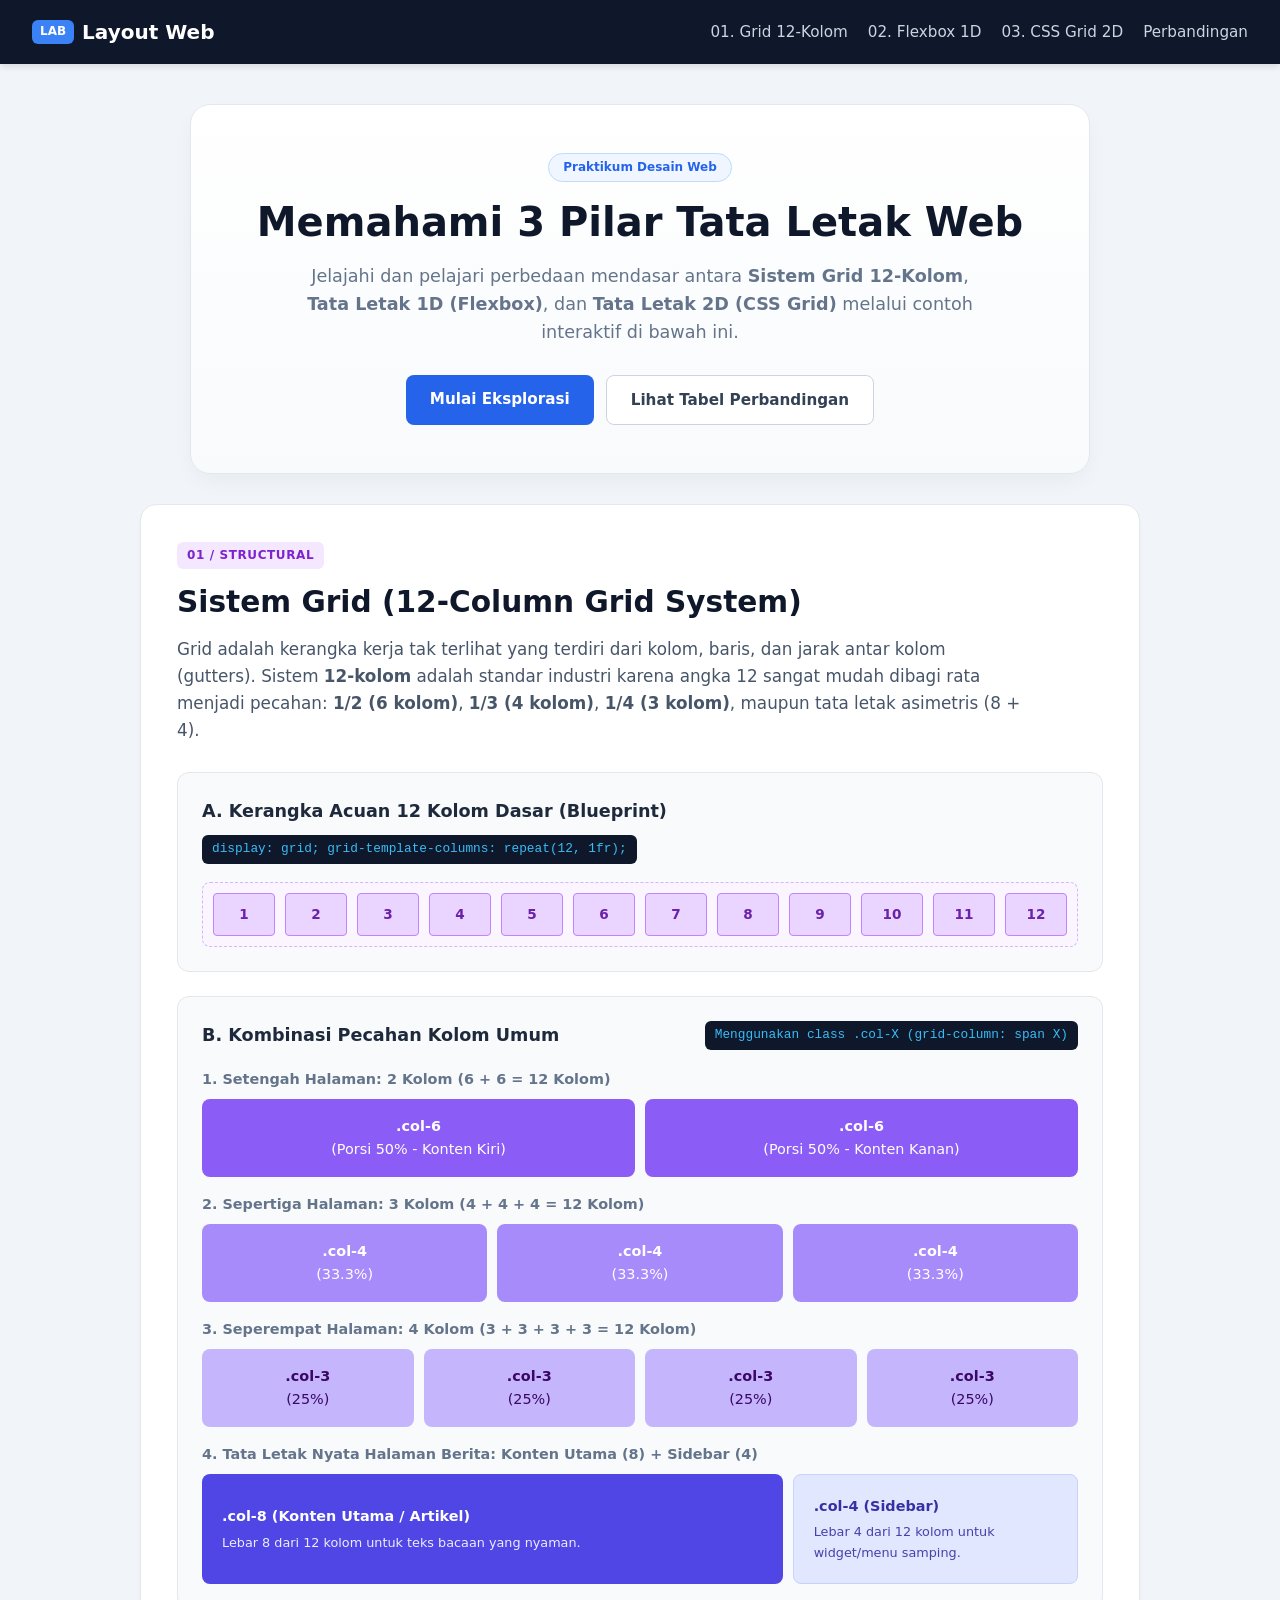
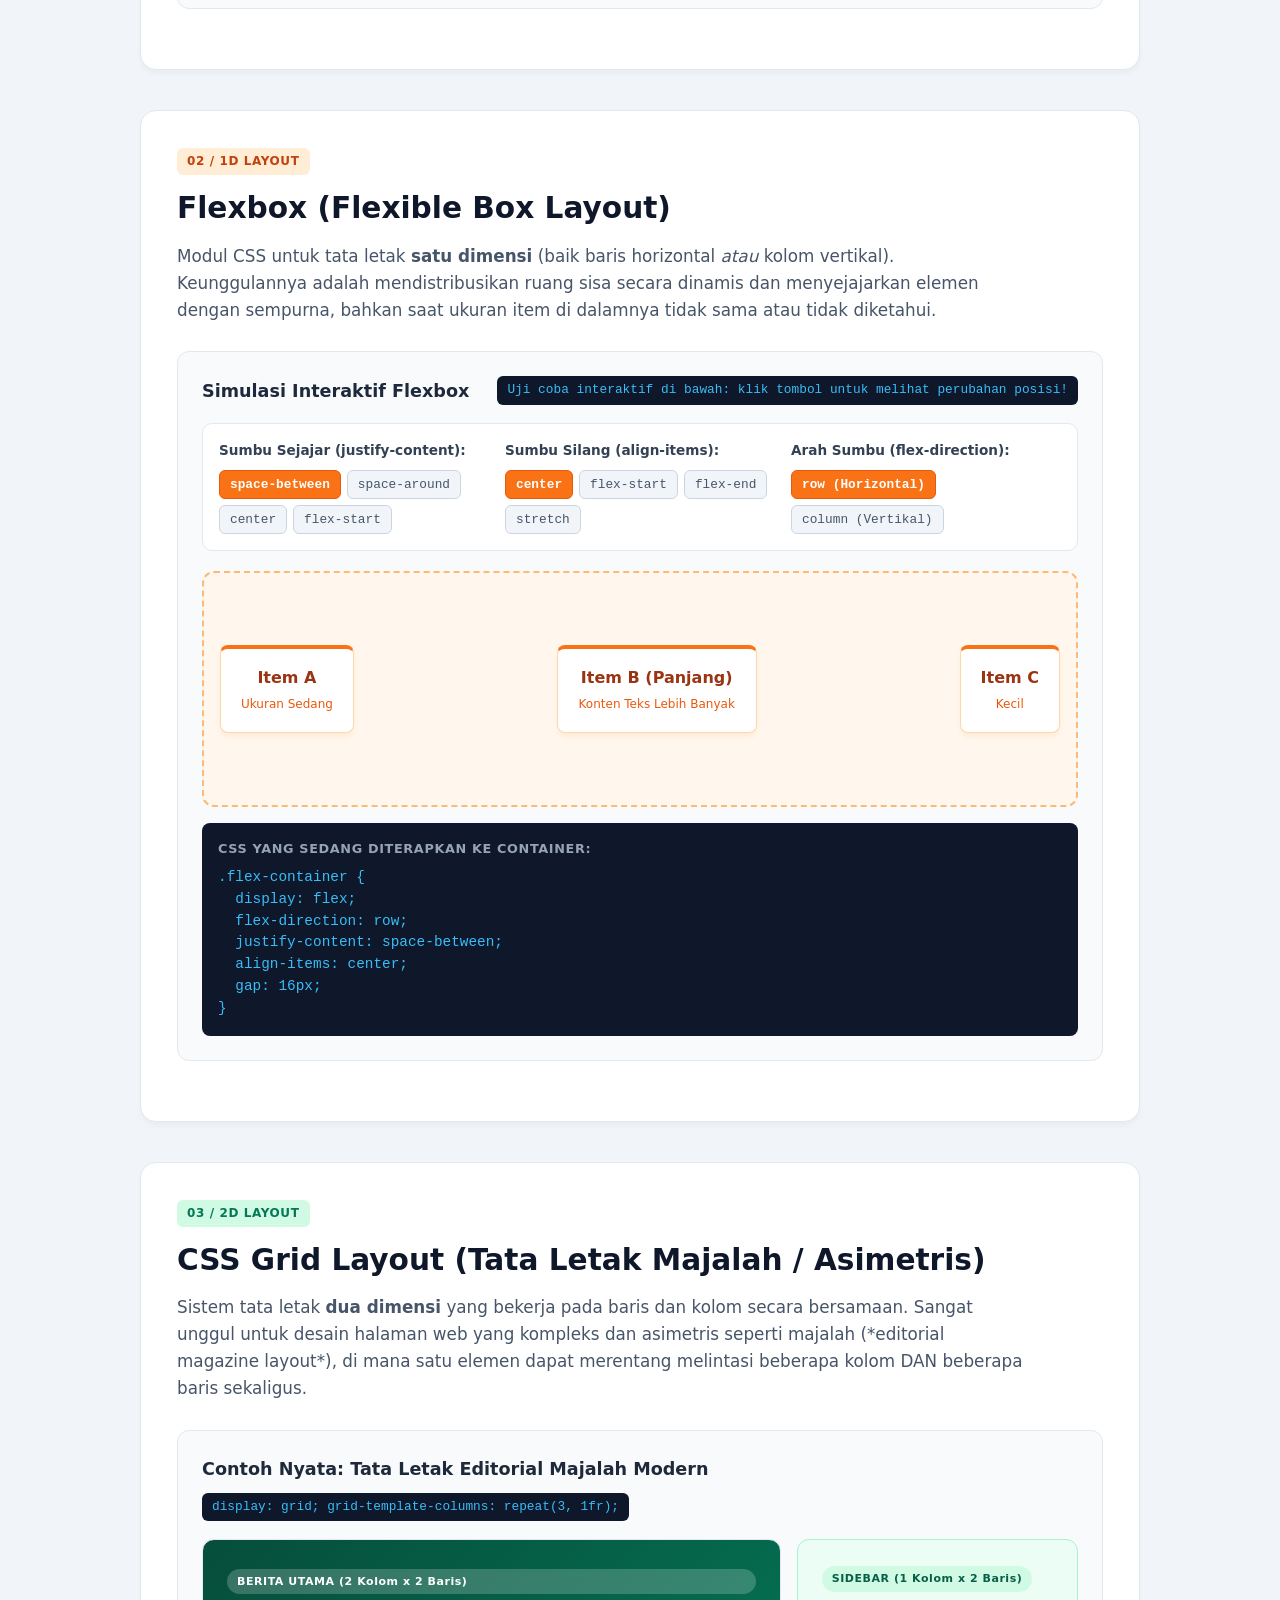
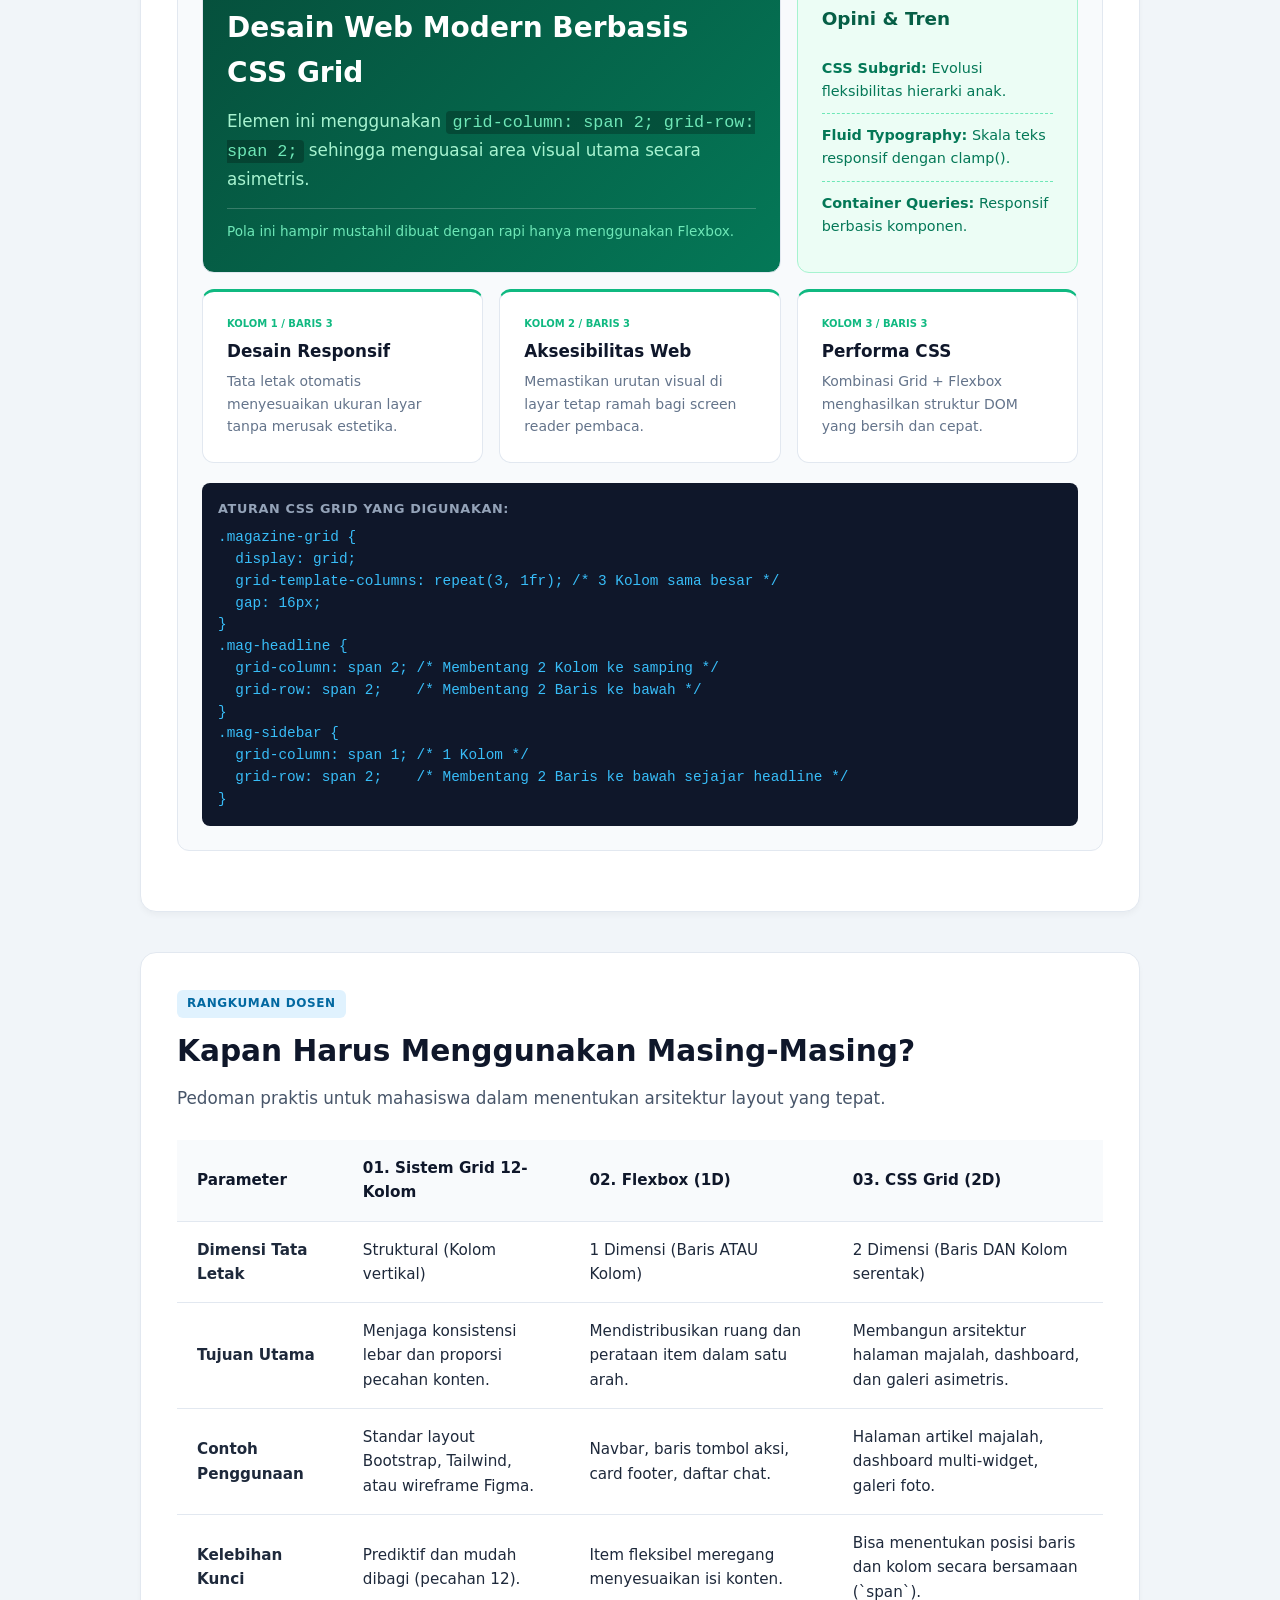
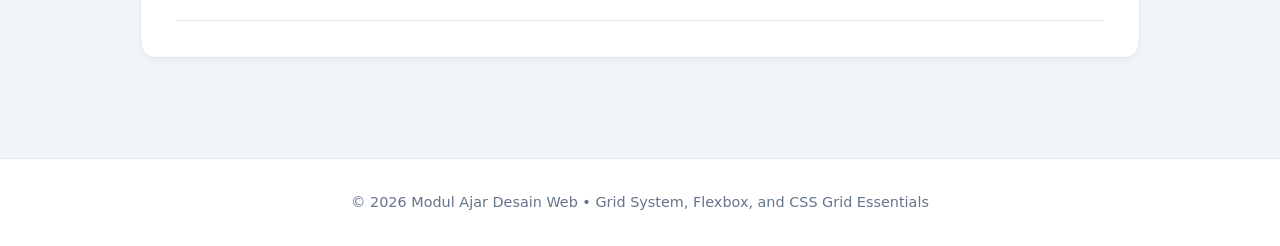
<file: TUGAS V2/index.html>
<!DOCTYPE html>
<html lang="id">

<head>
    <!-- 
      PENJELASAN ELEMEN HEAD:
      1. charset="UTF-8": Pengkodean karakter standar universal agar simbol, tanda panah, dan teks aksen terbaca normal.
      2. meta viewport: KRUSIAL untuk Responsive Web Design.
         - width=device-width: Mengatur lebar viewport browser mengikuti lebar layar perangkat fisik pengguna (HP, tablet, laptop).
         - initial-scale=1.0: Menetapkan level zoom awal sebesar 100% tanpa zoom-out otomatis oleh mobile browser.
      3. link rel="stylesheet": Memisahkan berkas desain (CSS) dari struktur konten (HTML) sesuai prinsip Separation of Concerns.
    -->
    <meta charset="UTF-8">
    <meta name="viewport" content="width=device-width, initial-scale=1.0">
    <title>Praktikum Desain Web: 3 Pilar Layout Modern</title>
    <link rel="stylesheet" href="style.css">
</head>

<body>
    <!-- ===================================================================
         BAGIAN 1: NAVBAR (HEADER)
         Pelajaran: Menggunakan elemen semantik <header> dan <nav>.
         Tata letak: Diatur dengan CSS Flexbox (1 Dimensi Horizontal) 
         di mana Logo berada di sisi kiri dan Menu tautan berada di sisi kanan.
         =================================================================== -->
    <header class="navbar">
        <!-- Logo Branding -->
        <div class="logo">
            <span class="logo-badge">Lab</span> <strong>Layout Web</strong>
        </div>

        <!-- Tag <nav>: Wadah semantik khusus navigasi situs -->
        <nav>
            <!-- 
              Tag <ul> & <li>: Daftar link navigasi.
              Di CSS, list-style akan dihilangkan dan diatur dengan display: flex; gap: 20px;
              Anchor 'href="#id"' menghubungkan tombol langsung ke ID seksi terkait di halaman.
            -->
            <ul class="nav-menu">
                <li><a href="#grid-system">01. Grid 12-Kolom</a></li>
                <li><a href="#flexbox-demo">02. Flexbox 1D</a></li>
                <li><a href="#grid2d-demo">03. CSS Grid 2D</a></li>
                <li><a href="#ringkasan">Perbandingan</a></li>
            </ul>
        </nav>
    </header>

    <!-- ===================================================================
         BAGIAN 2: HERO SECTION
         Pelajaran: Menggunakan <section> sebagai pembungkus tematik konten pengantar.
         Tujuan: Membangun hierarki visual yang kuat (Badge -> Judul h1 -> Paragraf p -> Tombol Aksi CTA).
         =================================================================== -->
    <section class="hero">
        <span class="badge">Praktikum Desain Web</span>
        <h1>Memahami 3 Pilar Tata Letak Web</h1>
        <p>Jelajahi dan pelajari perbedaan mendasar antara <strong>Sistem Grid 12-Kolom</strong>, <strong>Tata Letak 1D (Flexbox)</strong>, dan <strong>Tata Letak 2D (CSS Grid)</strong> melalui contoh interaktif di bawah ini.</p>
        
        <!-- Tombol Aksi (Call To Action): Memberi pilihan cepat kepada pengguna untuk mulai belajar -->
        <div class="hero-actions">
            <a href="#grid-system" class="btn btn-primary">Mulai Eksplorasi</a>
            <a href="#ringkasan" class="btn btn-secondary">Lihat Tabel Perbandingan</a>
        </div>
    </section>

    <!-- ===================================================================
         BAGIAN 3: KONTEN UTAMA (MAIN CONTAINER)
         Pelajaran: Tag <main> menandai area konten utama dokumen (hanya boleh ada 1 per halaman).
         Class .container membatasi lebar maksimal (max-width) dan memposisikan konten di tengah layar (margin: auto).
         =================================================================== -->
    <main class="container">

        <!-- ===============================================================
             TOPIK 01: SISTEM GRID (12-COLUMN STRUCTURAL GRID)
             Pelajaran: Grid 12-kolom adalah kerangka kerja pembagian halaman standar industri.
             =============================================================== -->
        <section id="grid-system" class="section-card">
            <!-- Header Penjelasan Seksi -->
            <div class="section-header">
                <span class="section-tag tag-purple">01 / STRUCTURAL</span>
                <h2>Sistem Grid (12-Column Grid System)</h2>
                <p class="section-desc">
                    Grid adalah kerangka kerja tak terlihat yang terdiri dari kolom, baris, dan jarak antar kolom (gutters). 
                    Sistem <strong>12-kolom</strong> adalah standar industri karena angka 12 sangat mudah dibagi rata menjadi pecahan: 
                    <strong>1/2 (6 kolom)</strong>, <strong>1/3 (4 kolom)</strong>, <strong>1/4 (3 kolom)</strong>, maupun tata letak asimetris (8 + 4).
                </p>
            </div>

            <!-- Demo 1A: Blueprint Acuan 12 Kolom Dasar -->
            <div class="demo-box">
                <div class="demo-title">
                    <h4>A. Kerangka Acuan 12 Kolom Dasar (Blueprint)</h4>
                    <!-- Tag <span> untuk menampilkan kode CSS acuan -->
                    <span class="css-pill">display: grid; grid-template-columns: repeat(12, 1fr);</span>
                </div>
                <!-- 
                  Wadah .grid-12 ini dibagi menjadi 12 kolom setara.
                  Masing-masing div .guide-col merepresentasikan 1 kolom tunggal (kolom 1 s/d 12).
                -->
                <div class="grid-12 guide-grid">
                    <div class="guide-col">1</div>
                    <div class="guide-col">2</div>
                    <div class="guide-col">3</div>
                    <div class="guide-col">4</div>
                    <div class="guide-col">5</div>
                    <div class="guide-col">6</div>
                    <div class="guide-col">7</div>
                    <div class="guide-col">8</div>
                    <div class="guide-col">9</div>
                    <div class="guide-col">10</div>
                    <div class="guide-col">11</div>
                    <div class="guide-col">12</div>
                </div>
            </div>

            <!-- Demo 1B: Kombinasi Pecahan Kolom Umum -->
            <div class="demo-box">
                <div class="demo-title">
                    <h4>B. Kombinasi Pecahan Kolom Umum</h4>
                    <span class="css-pill">Menggunakan class .col-X (grid-column: span X)</span>
                </div>

                <!-- Kasus 1: Setengah Halaman (Porsi 50% - 50%) -> 6 Kolom + 6 Kolom = 12 Kolom -->
                <p class="layout-label">1. Setengah Halaman: 2 Kolom (6 + 6 = 12 Kolom)</p>
                <div class="grid-12 mb-16">
                    <div class="col-box col-6 color-purple">
                        <strong>.col-6</strong> (Porsi 50% - Konten Kiri)
                    </div>
                    <div class="col-box col-6 color-purple">
                        <strong>.col-6</strong> (Porsi 50% - Konten Kanan)
                    </div>
                </div>

                <!-- Kasus 2: Sepertiga Halaman (Porsi 33.3% x 3) -> 4 + 4 + 4 = 12 Kolom -->
                <p class="layout-label">2. Sepertiga Halaman: 3 Kolom (4 + 4 + 4 = 12 Kolom)</p>
                <div class="grid-12 mb-16">
                    <div class="col-box col-4 color-purple-light"><strong>.col-4</strong> (33.3%)</div>
                    <div class="col-box col-4 color-purple-light"><strong>.col-4</strong> (33.3%)</div>
                    <div class="col-box col-4 color-purple-light"><strong>.col-4</strong> (33.3%)</div>
                </div>

                <!-- Kasus 3: Seperempat Halaman (Porsi 25% x 4) -> 3 + 3 + 3 + 3 = 12 Kolom -->
                <p class="layout-label">3. Seperempat Halaman: 4 Kolom (3 + 3 + 3 + 3 = 12 Kolom)</p>
                <div class="grid-12 mb-16">
                    <div class="col-box col-3 color-purple-soft"><strong>.col-3</strong> (25%)</div>
                    <div class="col-box col-3 color-purple-soft"><strong>.col-3</strong> (25%)</div>
                    <div class="col-box col-3 color-purple-soft"><strong>.col-3</strong> (25%)</div>
                    <div class="col-box col-3 color-purple-soft"><strong>.col-3</strong> (25%)</div>
                </div>

                <!-- Kasus 4: Layout Realistis Halaman Berita -> Konten Utama (8 Kolom) + Sidebar (4 Kolom) = 12 Kolom -->
                <p class="layout-label">4. Tata Letak Nyata Halaman Berita: Konten Utama (8) + Sidebar (4)</p>
                <div class="grid-12">
                    <div class="col-box col-8 color-indigo">
                        <strong>.col-8 (Konten Utama / Artikel)</strong>
                        <p class="sub-text">Lebar 8 dari 12 kolom untuk teks bacaan yang nyaman.</p>
                    </div>
                    <div class="col-box col-4 color-indigo-light">
                        <strong>.col-4 (Sidebar)</strong>
                        <p class="sub-text">Lebar 4 dari 12 kolom untuk widget/menu samping.</p>
                    </div>
                </div>
            </div>
        </section>


        <!-- ===============================================================
             TOPIK 02: FLEXBOX (TATA LETAK 1 DIMENSI)
             Pelajaran: Mengatur perataan dan alokasi ruang secara dinamis pada 1 sumbu.
             Disertai Simulasi Interaktif dengan tombol JavaScript.
             =============================================================== -->
        <section id="flexbox-demo" class="section-card">
            <div class="section-header">
                <span class="section-tag tag-orange">02 / 1D LAYOUT</span>
                <h2>Flexbox (Flexible Box Layout)</h2>
                <p class="section-desc">
                    Modul CSS untuk tata letak <strong>satu dimensi</strong> (baik baris horizontal <em>atau</em> kolom vertikal).
                    Keunggulannya adalah mendistribusikan ruang sisa secara dinamis dan menyejajarkan elemen dengan sempurna, bahkan saat ukuran item di dalamnya tidak sama atau tidak diketahui.
                </p>
            </div>

            <div class="demo-box">
                <div class="demo-title">
                    <h4>Simulasi Interaktif Flexbox</h4>
                    <span class="css-pill">Uji coba interaktif di bawah: klik tombol untuk melihat perubahan posisi!</span>
                </div>

                <!-- 
                  PANEL KONTROL TOMBOL:
                  Pelajaran JavaScript:
                  Setiap tombol dilengkapi atribut HTML5 kustom:
                  - data-prop: Nama properti CSS (misal: justifyContent, alignItems, flexDirection)
                  - data-val : Nilai properti CSS (misal: space-between, center, row)
                  Ini memungkinkan JavaScript membaca properti secara dinamis tanpa menulis kode berulang.
                -->
                <div class="controls-panel">
                    <!-- Grup 1: Justify-Content (Perataan Sumbu Utama / Main Axis) -->
                    <div class="control-group">
                        <label>Sumbu Sejajar (justify-content):</label>
                        <div class="btn-group" id="jcButtons">
                            <button class="control-btn active" data-prop="justifyContent" data-val="space-between">space-between</button>
                            <button class="control-btn" data-prop="justifyContent" data-val="space-around">space-around</button>
                            <button class="control-btn" data-prop="justifyContent" data-val="center">center</button>
                            <button class="control-btn" data-prop="justifyContent" data-val="flex-start">flex-start</button>
                        </div>
                    </div>

                    <!-- Grup 2: Align-Items (Perataan Sumbu Silang / Cross Axis) -->
                    <div class="control-group">
                        <label>Sumbu Silang (align-items):</label>
                        <div class="btn-group" id="aiButtons">
                            <button class="control-btn active" data-prop="alignItems" data-val="center">center</button>
                            <button class="control-btn" data-prop="alignItems" data-val="flex-start">flex-start</button>
                            <button class="control-btn" data-prop="alignItems" data-val="flex-end">flex-end</button>
                            <button class="control-btn" data-prop="alignItems" data-val="stretch">stretch</button>
                        </div>
                    </div>

                    <!-- Grup 3: Flex-Direction (Menentukan Arah Sumbu Utama: Baris vs Kolom) -->
                    <div class="control-group">
                        <label>Arah Sumbu (flex-direction):</label>
                        <div class="btn-group" id="fdButtons">
                            <button class="control-btn active" data-prop="flexDirection" data-val="row">row (Horizontal)</button>
                            <button class="control-btn" data-prop="flexDirection" data-val="column">column (Vertikal)</button>
                        </div>
                    </div>
                </div>

                <!-- 
                  STAGE SIMULASI FLEX CONTAINER:
                  Elemen div id="flexStage" ini adalah Flex Container (display: flex).
                  Item di dalamnya memiliki lebar berbeda untuk mendemonstrasikan bahwa 
                  Flexbox mampu mendistribusikan elemen tidak seragam secara harmonis.
                -->
                <div class="flex-stage-wrapper">
                    <div id="flexStage" class="flex-stage">
                        <div class="flex-item flex-item-1">
                            <div class="item-title">Item A</div>
                            <span class="item-note">Ukuran Sedang</span>
                        </div>
                        <div class="flex-item flex-item-2">
                            <div class="item-title">Item B (Panjang)</div>
                            <span class="item-note">Konten Teks Lebih Banyak</span>
                        </div>
                        <div class="flex-item flex-item-3">
                            <div class="item-title">Item C</div>
                            <span class="item-note">Kecil</span>
                        </div>
                    </div>
                </div>

                <!-- 
                  KOTAK PREVIEW KODE CSS REAL-TIME:
                  script.js akan memperbarui teks di dalam tag <code> ini secara otomatis
                  setiap kali mahasiswa menekan salah satu tombol kontrol di atas.
                -->
                <div class="code-preview">
                    <span class="code-label">CSS yang sedang diterapkan ke container:</span>
                    <pre><code id="flexCodeDisplay">.flex-container {
  display: flex;
  flex-direction: row;
  justify-content: space-between;
  align-items: center;
  gap: 16px;
}</code></pre>
                </div>
            </div>
        </section>


        <!-- ===============================================================
             TOPIK 03: CSS GRID 2D (TATA LETAK ASIMETRIS / MAJALAH)
             Pelajaran: Mengontrol baris dan kolom secara simultan.
             Menunjukkan bahwa 1 elemen dapat membentang melintasi beberapa kolom DAN baris.
             =============================================================== -->
        <section id="grid2d-demo" class="section-card">
            <div class="section-header">
                <span class="section-tag tag-emerald">03 / 2D LAYOUT</span>
                <h2>CSS Grid Layout (Tata Letak Majalah / Asimetris)</h2>
                <p class="section-desc">
                    Sistem tata letak <strong>dua dimensi</strong> yang bekerja pada baris dan kolom secara bersamaan. 
                    Sangat unggul untuk desain halaman web yang kompleks dan asimetris seperti majalah (*editorial magazine layout*), di mana satu elemen dapat merentang melintasi beberapa kolom DAN beberapa baris sekaligus.
                </p>
            </div>

            <div class="demo-box">
                <div class="demo-title">
                    <h4>Contoh Nyata: Tata Letak Editorial Majalah Modern</h4>
                    <span class="css-pill">display: grid; grid-template-columns: repeat(3, 1fr);</span>
                </div>

                <!-- 
                  WADAH GRID MAJALAH (3 Kolom x Multi-Baris):
                  Perhatikan penggunaan tag semantik:
                  - <article>: Untuk artikel berita mandiri
                  - <aside>  : Untuk kolom samping (sidebar opini/tren)
                -->
                <div class="magazine-grid">
                    <!-- 
                      ITEM 1: BERITA UTAMA (HEADLINE)
                      CSS: grid-column: span 2; grid-row: span 2;
                      Menguasai 2 kolom ke samping dan 2 baris ke bawah sekaligus.
                    -->
                    <article class="mag-item mag-headline">
                        <span class="mag-badge">BERITA UTAMA (2 Kolom x 2 Baris)</span>
                        <h3>Desain Web Modern Berbasis CSS Grid</h3>
                        <p>Elemen ini menggunakan <code>grid-column: span 2; grid-row: span 2;</code> sehingga menguasai area visual utama secara asimetris.</p>
                        <div class="mag-meta">Pola ini hampir mustahil dibuat dengan rapi hanya menggunakan Flexbox.</div>
                    </article>

                    <!-- 
                      ITEM 2: SIDEBAR OPINI & TREN
                      CSS: grid-column: span 1; grid-row: span 2;
                      Menguasai 1 kolom ke samping tetapi membentang 2 baris ke bawah sejajar Headline.
                    -->
                    <aside class="mag-item mag-sidebar">
                        <span class="mag-badge mag-badge-alt">SIDEBAR (1 Kolom x 2 Baris)</span>
                        <h4>Opini & Tren</h4>
                        <ul class="mini-news-list">
                            <li><strong>CSS Subgrid:</strong> Evolusi fleksibilitas hierarki anak.</li>
                            <li><strong>Fluid Typography:</strong> Skala teks responsif dengan clamp().</li>
                            <li><strong>Container Queries:</strong> Responsif berbasis komponen.</li>
                        </ul>
                    </aside>

                    <!-- 
                      ITEM 3, 4, 5: TIGA KARTU KECIL DI BARIS KETIGA
                      Masing-masing kartu otomatis menempati 1 kolom x 1 baris.
                    -->
                    <article class="mag-item mag-subcard">
                        <span class="mag-tag">Kolom 1 / Baris 3</span>
                        <h4>Desain Responsif</h4>
                        <p>Tata letak otomatis menyesuaikan ukuran layar tanpa merusak estetika.</p>
                    </article>

                    <article class="mag-item mag-subcard">
                        <span class="mag-tag">Kolom 2 / Baris 3</span>
                        <h4>Aksesibilitas Web</h4>
                        <p>Memastikan urutan visual di layar tetap ramah bagi screen reader pembaca.</p>
                    </article>

                    <article class="mag-item mag-subcard">
                        <span class="mag-tag">Kolom 3 / Baris 3</span>
                        <h4>Performa CSS</h4>
                        <p>Kombinasi Grid + Flexbox menghasilkan struktur DOM yang bersih dan cepat.</p>
                    </article>
                </div>

                <!-- Cuplikan Kode CSS yang Mengendalikan Bentuk Majalah di Atas -->
                <div class="code-preview mt-20">
                    <span class="code-label">Aturan CSS Grid yang Digunakan:</span>
                    <pre><code>.magazine-grid {
  display: grid;
  grid-template-columns: repeat(3, 1fr); /* 3 Kolom sama besar */
  gap: 16px;
}
.mag-headline {
  grid-column: span 2; /* Membentang 2 Kolom ke samping */
  grid-row: span 2;    /* Membentang 2 Baris ke bawah */
}
.mag-sidebar {
  grid-column: span 1; /* 1 Kolom */
  grid-row: span 2;    /* Membentang 2 Baris ke bawah sejajar headline */
}</code></pre>
                </div>
            </div>
        </section>


        <!-- ===============================================================
             BAGIAN 04: TABEL RINGKASAN PERBANDINGAN
             Pelajaran: Merangkum perbedaan konseptual antara Grid 12, Flexbox, dan CSS Grid 2D.
             =============================================================== -->
        <section id="ringkasan" class="section-card">
            <div class="section-header">
                <span class="section-tag tag-blue">RANGKUMAN DOSEN</span>
                <h2>Kapan Harus Menggunakan Masing-Masing?</h2>
                <p class="section-desc">Pedoman praktis untuk mahasiswa dalam menentukan arsitektur layout yang tepat.</p>
            </div>

            <!-- Wrapper table-responsive: Memungkinkan scrolling horizontal di layar mobile jika tabel terlalu lebar -->
            <div class="table-responsive">
                <table class="comparison-table">
                    <thead>
                        <tr>
                            <th>Parameter</th>
                            <th>01. Sistem Grid 12-Kolom</th>
                            <th>02. Flexbox (1D)</th>
                            <th>03. CSS Grid (2D)</th>
                        </tr>
                    </thead>
                    <tbody>
                        <tr>
                            <td><strong>Dimensi Tata Letak</strong></td>
                            <td>Struktural (Kolom vertikal)</td>
                            <td>1 Dimensi (Baris ATAU Kolom)</td>
                            <td>2 Dimensi (Baris DAN Kolom serentak)</td>
                        </tr>
                        <tr>
                            <td><strong>Tujuan Utama</strong></td>
                            <td>Menjaga konsistensi lebar dan proporsi pecahan konten.</td>
                            <td>Mendistribusikan ruang dan perataan item dalam satu arah.</td>
                            <td>Membangun arsitektur halaman majalah, dashboard, dan galeri asimetris.</td>
                        </tr>
                        <tr>
                            <td><strong>Contoh Penggunaan</strong></td>
                            <td>Standar layout Bootstrap, Tailwind, atau wireframe Figma.</td>
                            <td>Navbar, baris tombol aksi, card footer, daftar chat.</td>
                            <td>Halaman artikel majalah, dashboard multi-widget, galeri foto.</td>
                        </tr>
                        <tr>
                            <td><strong>Kelebihan Kunci</strong></td>
                            <td>Prediktif dan mudah dibagi (pecahan 12).</td>
                            <td>Item fleksibel meregang menyesuaikan isi konten.</td>
                            <td>Bisa menentukan posisi baris dan kolom secara bersamaan (`span`).</td>
                        </tr>
                    </tbody>
                </table>
            </div>
        </section>
    </main>

    <!-- ===================================================================
         BAGIAN 5: FOOTER
         Pelajaran: Tag <footer> untuk informasi hak cipta dan metadata dokumen.
         =================================================================== -->
    <footer class="footer">
        <p>&copy; 2026 Modul Ajar Desain Web &bull; Grid System, Flexbox, and CSS Grid Essentials</p>
    </footer>

    <!-- 
      PEMANGGILAN SKRIP JAVASCRIPT:
      Diletakkan tepat sebelum penutup </body> agar browser memproses seluruh HTML 
      dan elemen-elemen DOM sudah ada di memori sebelum script.js mulai berjalan.
    -->
    <script src="script.js"></script>
</body>

</html>
</file>
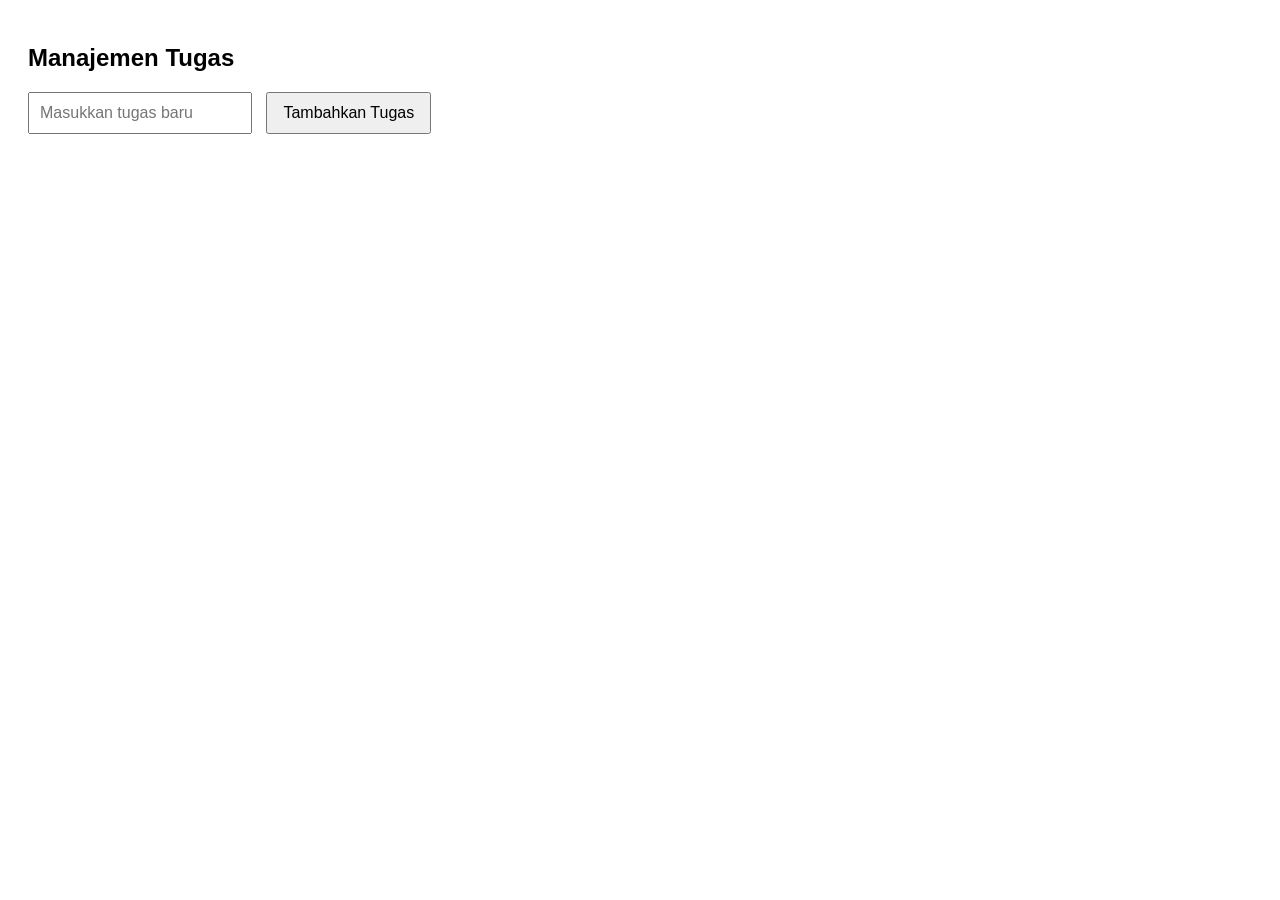
<file: TUGAS V2/NEW/index.html>
<!DOCTYPE html>
<html lang="en">
<head>
 <meta charset="UTF-8">
 <meta name="viewport"
content="width=device-width,
initialscale=1.0">
 <title>Sistem ManajemenTugas</title>
 <link rel="stylesheet"
href="style.css">
</head>
<body>
 <h1>Manajemen Tugas</h1>
 <input type="text" id="taskInput"
placeholder="Masukkan tugas baru">
 <button onclick="addTask()">Tambahkan
Tugas</button>
 <ul id="taskList"></ul>
 <script src="script.js"></script>
</body>
</html>
</file>
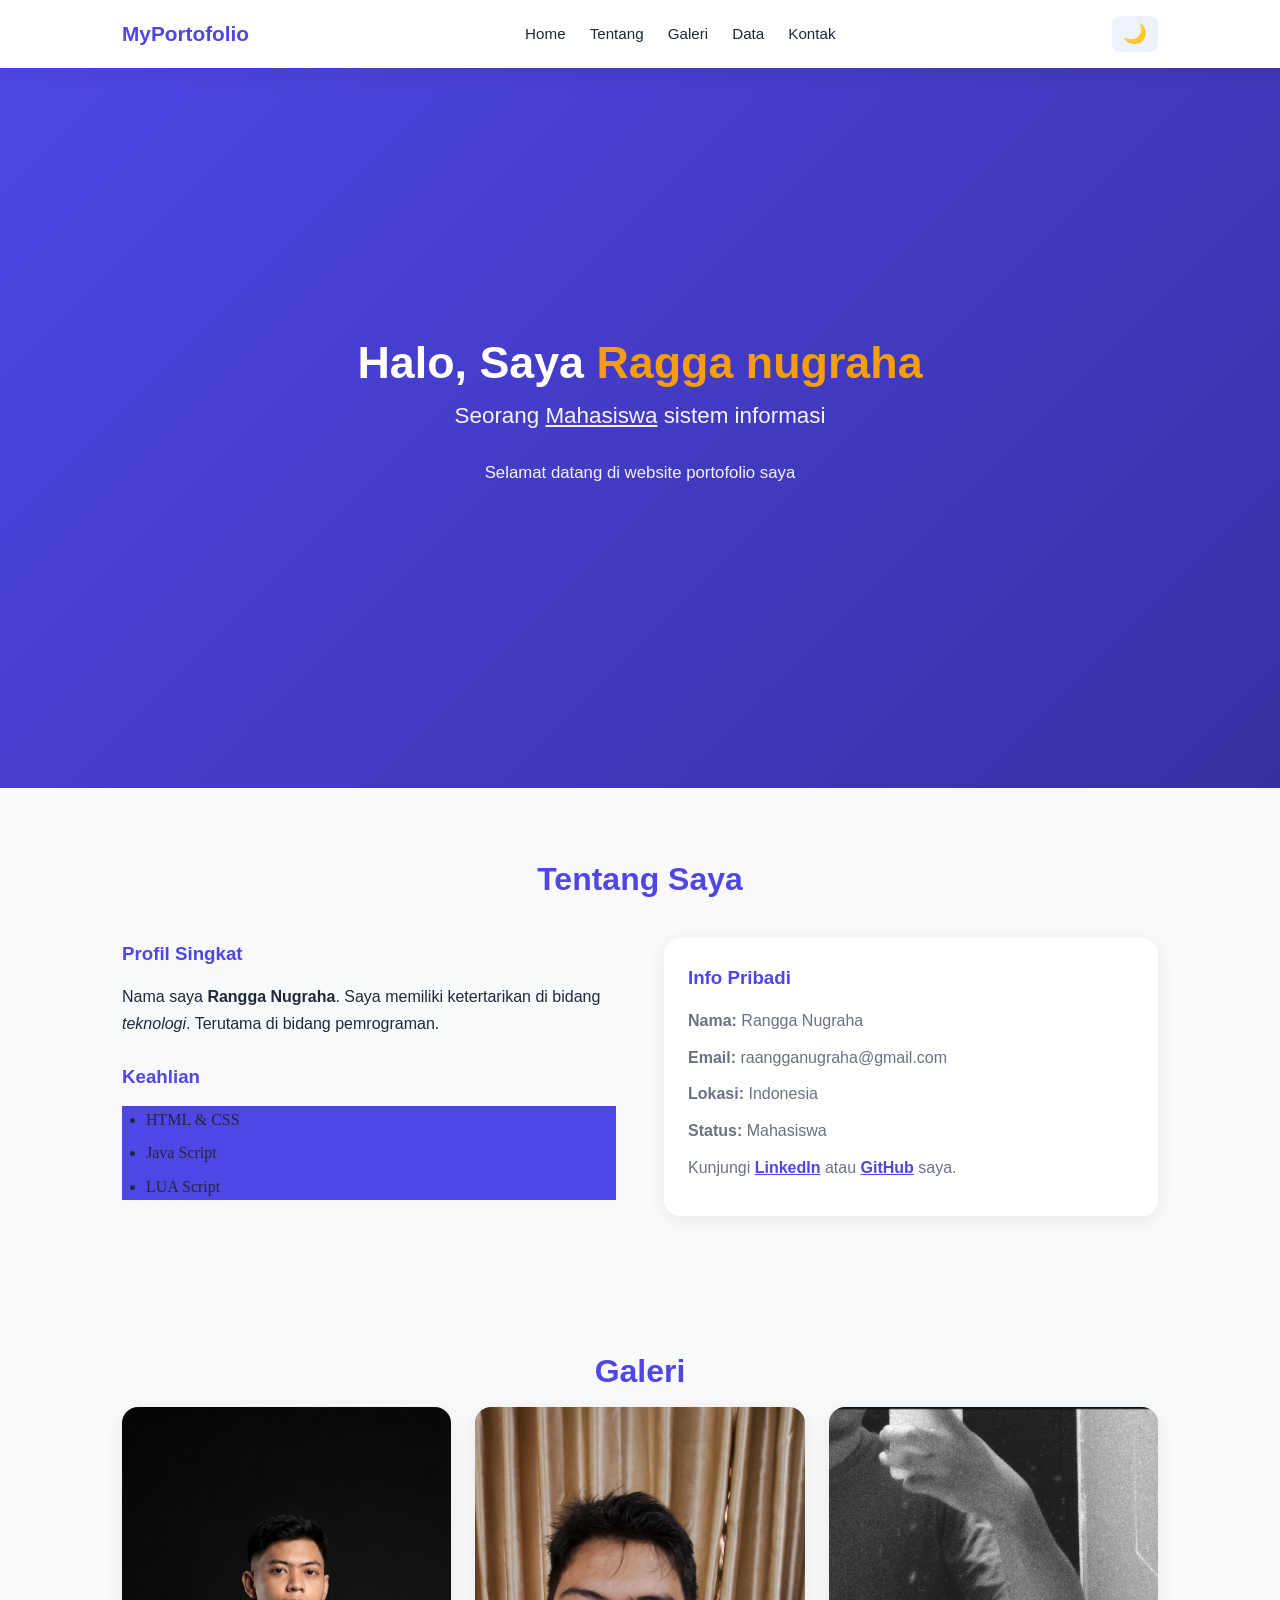
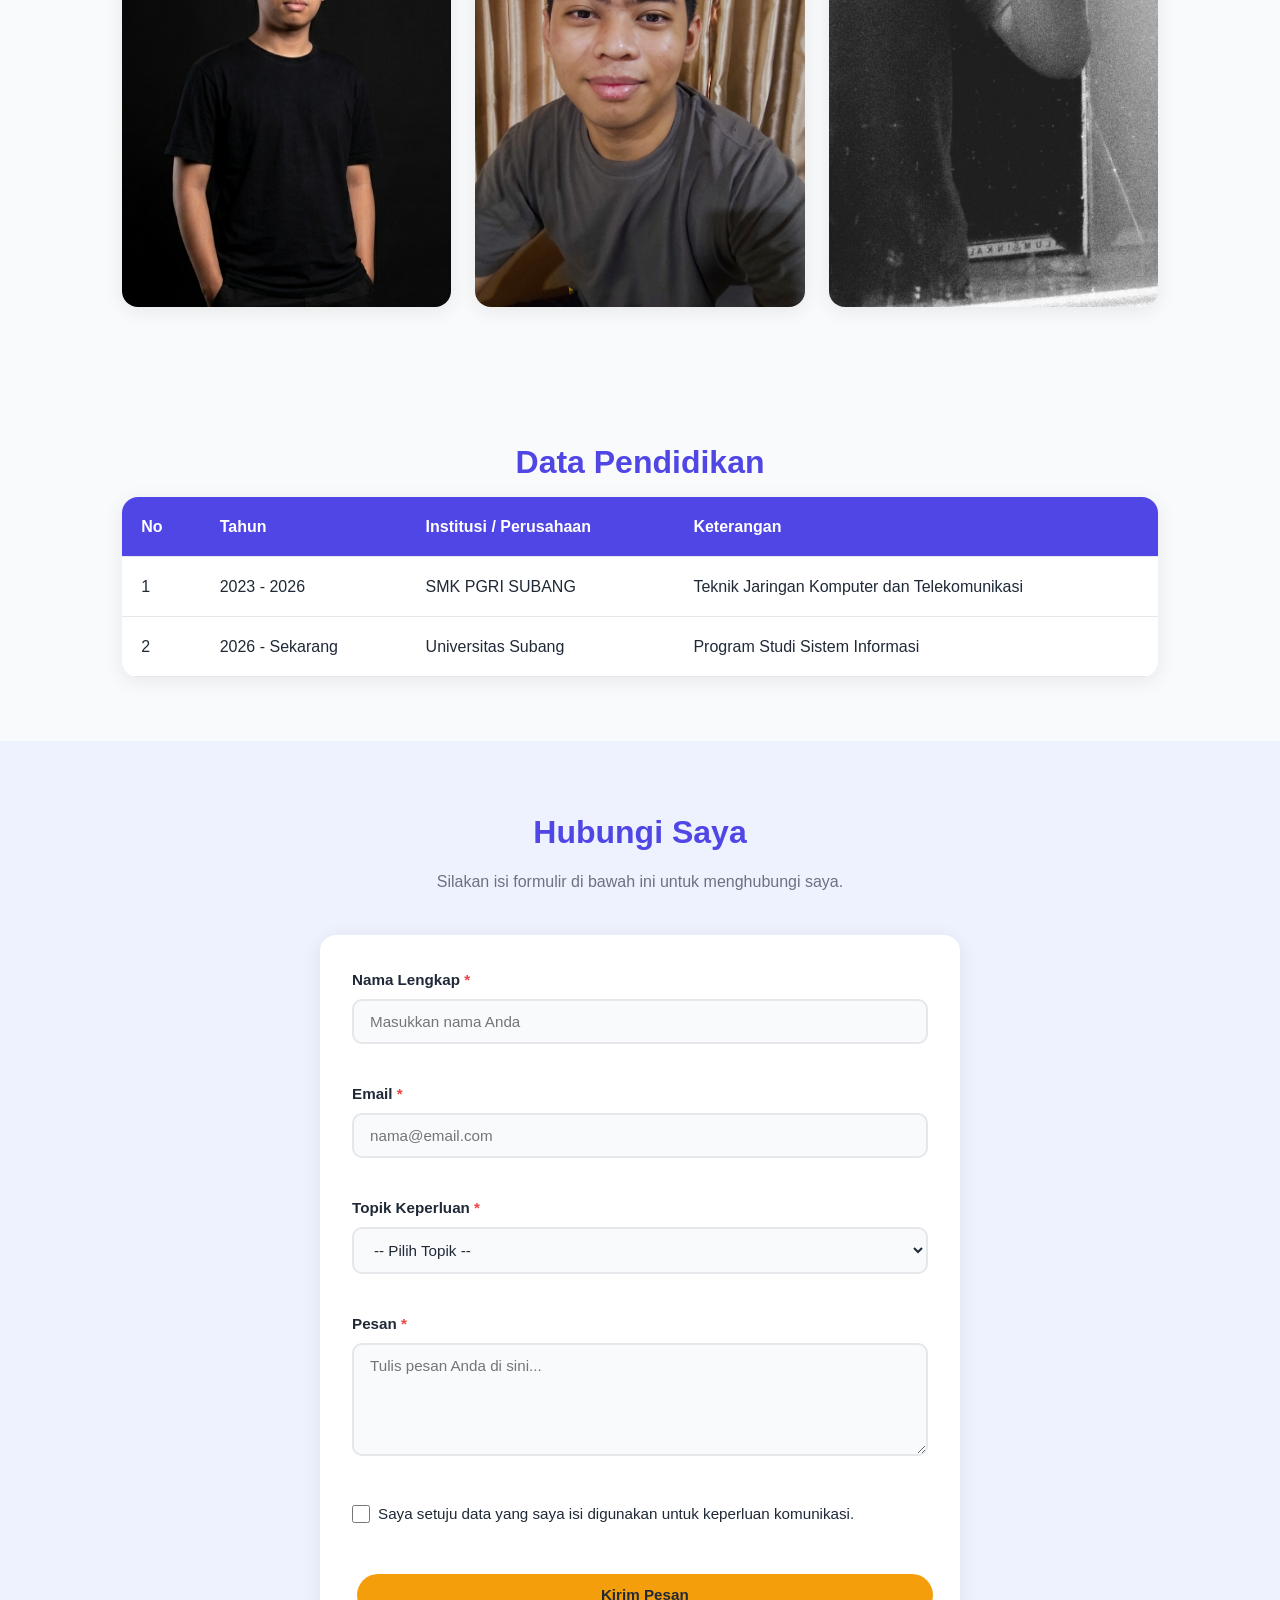
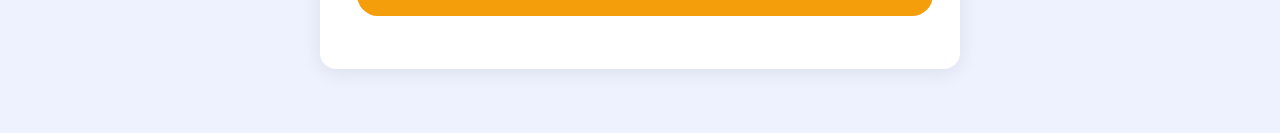
<file: TUGAS V2/TEST UTS/index.html>
<!DOCTYPE html>
<html lang="id">

<head>
    <meta charset="UTF-8">
    <meta name="viewport" content="width=device-width, initial-scale=1.0">
    <title>Portofolio | Rangga Nugraha</title>
    <link rel="stylesheet" href="style.css">
</head>

<body>
    <nav class="navbar">
        <div class="nav-container">
            <a href="#home" class="nav-logo">MyPortofolio</a>
            <ul class="nav-menu">
                <li><a href="#home">Home</a></li>
                <li><a href="#about">Tentang</a></li>
                <li><a href="#gallery">Galeri</a></li>
                <li><a href="#table">Data</a></li>
                <li><a href="#contact">Kontak</a></li>
            </ul>
            <button id="themeToggle" class="theme-btn" title="Ganti Tema">🌙</button>
            <script src="script.js"></script>
        </div>
    </nav>
</body>

<header id="home" class="hero">
    <div class="hero-content">
        <h1>Halo, Saya <span class="highlight">Ragga nugraha</span></h1>
        <h2>Seorang <u>Mahasiswa</u> sistem informasi</h2>
        <p>Selamat datang di website portofolio saya
        </p>
    </div>
</header>

<section id="about" class="section">
    <h2 class="section-title">Tentang Saya</h2>
    <div class="about-grid">
        <div class="about-text">
            <h3>Profil Singkat</h3>
            <p>
                Nama saya <strong>Rangga Nugraha</strong>. Saya memiliki ketertarikan
                di bidang <em>teknologi</em>.
                Terutama di bidang pemrograman.
            </p>
            <h3>Keahlian</h3>

            <ul class="skill-list">
                <li>HTML & CSS</li>
                <li>Java Script</li>
                <li>LUA Script</li>
            </ul>
        </div>
        <div class="about-info">
            <h3>Info Pribadi</h3>
            <p><strong>Nama:</strong> Rangga Nugraha</p>
            <p><strong>Email:</strong> raangganugraha@gmail.com</p>
            <p><strong>Lokasi:</strong> Indonesia</p>
            <p><strong>Status:</strong> Mahasiswa</p>
            <p>
                Kunjungi
                <a href="https://www.linkedin.com/in/rangga-nugraha-b77a412b6/" target="linkedin.com"
                    rel="noopener">LinkedIn</a>
                atau
                <a href="https://www.github.com/angga7188" target="github.com" rel="noopener">GitHub</a> saya.
            </p>
        </div>
    </div>
</section>

<section id="gallery" class="section">
    <h2 class="section-title">Galeri</h2>
    <div class="gallery-grid">
        <div class="gallery-item">
            <img src="img1.png" alt="Gambar 1">
        </div>
        <div class="gallery-item">
            <img src="img2.jpg" alt="Gambar 2">
        </div>
        <div class="gallery-item">
            <img src="img3.jpg" alt="Gambar 3">
        </div>
</section>

<section id="table" class="section">
    <h2 class="section-title">Data Pendidikan</h2>
    <div class="table-wrapper">
        <table>
            <thead>
                <tr>
                    <th>No</th>
                    <th>Tahun</th>
                    <th>Institusi / Perusahaan</th>
                    <th>Keterangan</th>
                </tr>
            </thead>
            <tbody>
                <tr>
                    <td>1</td>
                    <td>2023 - 2026</td>
                    <td>SMK PGRI SUBANG</td>
                    <td>Teknik Jaringan Komputer dan Telekomunikasi</td>
                </tr>
                <tr>
                    <td>2</td>
                    <td>2026 - Sekarang</td>
                    <td>Universitas Subang</td>
                    <td>Program Studi Sistem Informasi</td>
                </tr>
            </tbody>
        </table>
    </div>
</section>

<section id="contact" class="section section-alt">
    <h2 class="section-title">Hubungi Saya</h2>
    <p class="section-desc">Silakan isi formulir di bawah ini untuk menghubungi saya.</p>
    <form id="contactForm" class="contact-form" novalidate>
        <div class="form-group">
            <label for="nama">Nama Lengkap <span class="required">*</span></label>
            <input type="text" id="nama" name="nama" placeholder="Masukkan nama Anda">
            <small class="error-msg" id="errorNama"></small>
        </div>

        <div class="form-group">
            <label for="email">Email <span class="required">*</span></label>
            <input type="email" id="email" name="email" placeholder="nama@email.com">
            <small class="error-msg" id="errorEmail"></small>
        </div>

        <div class="form-group">
            <label for="topik">Topik Keperluan <span class="required">*</span></label>
            <select id="topik" name="topik">
                <option value="">-- Pilih Topik --</option>
                <option value="kerjasama">Kerjasama</option>
                <option value="pertanyaan">Pertanyaan</option>
                <option value="saran">Saran</option>
                <option value="lainnya">Lainnya</option>
            </select>
            <small class="error-msg" id="errorTopik"></small>
        </div>

        <div class="form-group">
            <label for="pesan">Pesan <span class="required">*</span></label>
            <textarea id="pesan" name="pesan" rows="5" placeholder="Tulis pesan Anda di sini..."></textarea>
            <small class="error-msg" id="errorPesan"></small>
        </div>

        <div class="form-group checkbox-group">
            <label>
                <input type="checkbox" id="setuju" name="setuju">
                Saya setuju data yang saya isi digunakan untuk keperluan komunikasi.
            </label>
            <small class="error-msg" id="errorSetuju"></small>
        </div>

        <button type="submit" class="btn btn-primary btn-block">Kirim Pesan</button>
        <p id="formStatus" class="form-status"></p>
    </form>
</section>
</file>
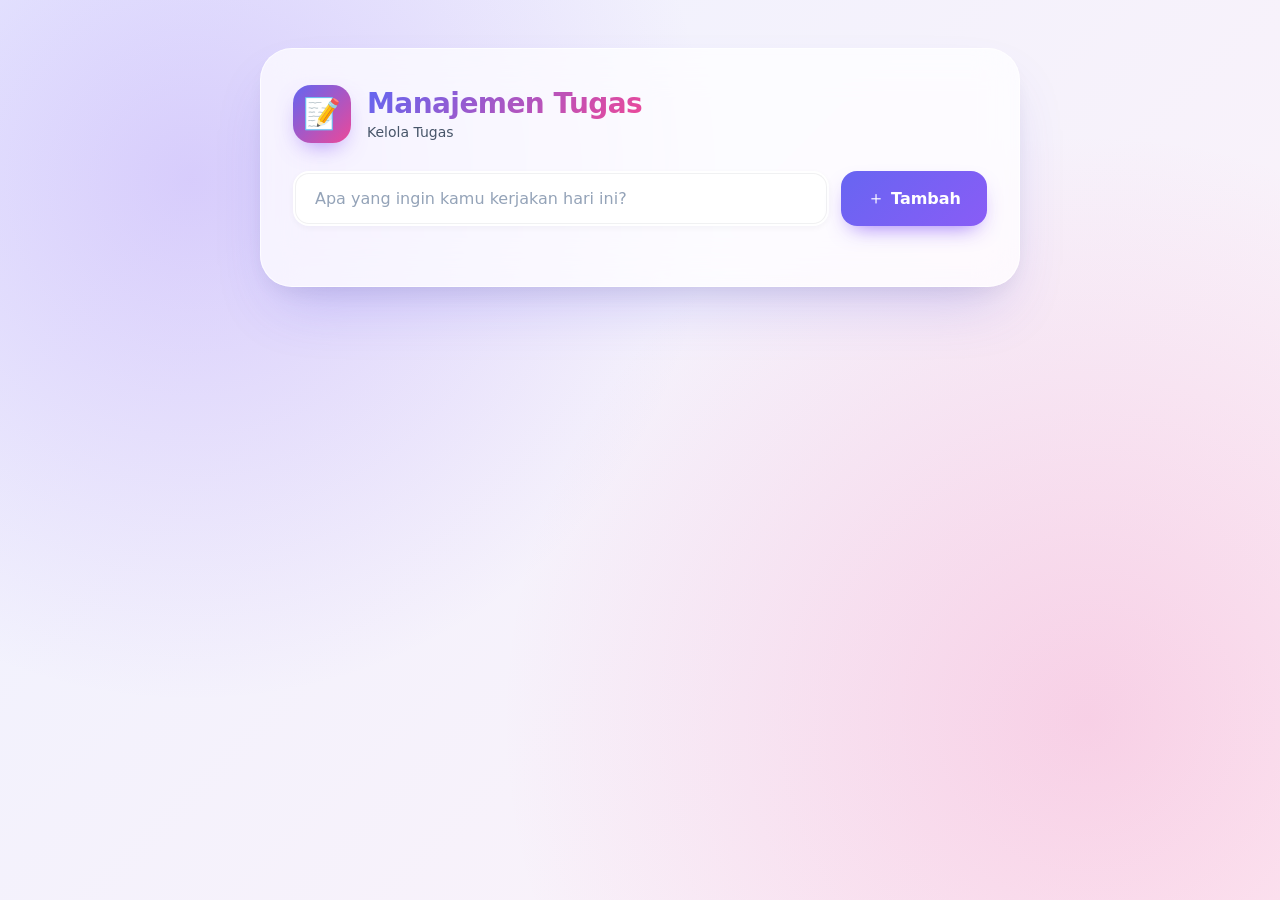
<file: TUGAS V2/DW_T2_D1A260045/manajemen.html>
<!DOCTYPE html>
<html lang="en">
<head>
  <meta charset="UTF-8">
  <meta name="viewport" content="width=device-width, initial-scale=1.0">
  <title>Sistem Manajemen Tugas</title>
  <link rel="stylesheet" href="style1.css">
</head>
<body>
  <div class="app-container">
    <header class="app-header">
      <div class="header-icon">📝</div>
      <div>
        <h1>Manajemen Tugas</h1>
        <p class="subtitle">Kelola Tugas</p>
      </div>
    </header>

    <div class="input-section">
      <input
        type="text"
        id="taskInput"
        placeholder="Apa yang ingin kamu kerjakan hari ini?"
        autocomplete="off"
      >
      <button class="add-btn" id="addBtn">
        <span class="plus">＋</span> Tambah
      </button>
    </div>

    <ul id="taskList"></ul>
  </div>

  <script src="script.js"></script>
</body>
</html>
</file>
<file: TUGAS V2/style.css>
/* ===================================================================
   MODUL AJAR: 3 PILAR TATA LETAK DESAIN WEB
   Topik Pembelajaran:
   1. Konsep Box Model & Reset CSS Universal
   2. Sistem Grid 12-Kolom (Structural Grid)
   3. Tata Letak 1 Dimensi (Flexbox) & Playground Interaktif
   4. Tata Letak 2 Dimensi (CSS Grid Majalah Editorial Asimetris)
   5. Responsive Web Design (Media Queries untuk Mobile)
   =================================================================== */

/* ===================================================================
   1. RESET DASAR & PENGATURAN GLOBAL
   =================================================================== */

/* 
   SELECTOR UNIVERSAL (*): Berlaku untuk semua elemen HTML di halaman.
   Pelajaran Penting untuk Mahasiswa:
   - box-sizing: border-box:
     Secara default, browser menggunakan 'content-box' di mana padding dan border 
     akan MENAMBAH lebar elemen (width + padding + border = lebar total).
     Dengan 'border-box', lebar total elemen terkunci sesuai nilai width. Padding dan 
     border dihitung di DALAM batas kotak tersebut, sehingga tata letak tidak mudah pecah.
   - margin: 0 & padding: 0:
     Menghilangkan margin dan padding bawaan browser yang berbeda-beda di tiap browser
     (Chrome, Safari, Firefox), menciptakan kanvas awal yang seragam (konsisten).
*/
* {
  box-sizing: border-box;
  margin: 0;
  padding: 0;
}

/* 
   SCROLL BEHAVIOR:
   Membuat transisi saat pengguna mengklik tautan menu anchor (#id) 
   bergeser secara halus (smooth) mengalir di layar, bukan melompat seketika.
*/
html {
  scroll-behavior: smooth;
}

/* 
   STYLING ELEMEN BODY:
   - system-ui / sans-serif: Menggunakan font sistem modern yang tajam dan nyaman dibaca.
   - line-height: 1.6: Rasio spasi antar-baris teks ideal untuk keterbacaan (readability).
   - color: #1e293b: Warna teks abu-abu gelap (Slate 800), jauh lebih nyaman di mata 
     dibandingkan warna hitam pekat (#000000).
   - background-color: #f1f5f9: Latar belakang netral lembut (Slate 100).
*/
body {
  font-family: system-ui, -apple-system, BlinkMacSystemFont, 'Segoe UI', Roboto, Oxygen, Ubuntu, Cantarell, sans-serif;
  line-height: 1.6;
  color: #1e293b;
  background-color: #f1f5f9;
}

/* Hilangkan garis bawah default pada tautan <a> dan warisi warna teks induknya */
a {
  text-decoration: none;
  color: inherit;
}

/* 
   CONTAINER PEMBATAS KONTEN:
   - max-width: 1040px: Membatasi agar di layar monitor lebar (desktop/ultrawide), 
     konten tidak melebar tanpa batas sehingga tetap nyaman dipandang.
   - margin: 0 auto: Trik klasik memposisikan blok tepat di tengah horizontal layar.
*/
.container {
  max-width: 1040px;
  margin: 0 auto;
  padding: 0 20px 60px;
}


/* ===================================================================
   2. NAVBAR (STUDI KASUS FLEXBOX 1 DIMENSI UNTUK NAVIGASI)
   =================================================================== */

/* 
   .navbar adalah FLEX CONTAINER:
   - position: sticky & top: 0: Navbar akan melayang dan tetap menempel di atas layar
     saat pengguna menggulir (scroll) halaman ke bawah.
   - display: flex: Mengaktifkan mode Flexbox pada navbar (1 Dimensi Horizontal).
   - justify-content: space-between: Mendorong elemen pertama (.logo) ke ujung paling kiri, 
     dan elemen kedua (<nav>) ke ujung paling kanan dengan ruang kosong di tengahnya.
   - align-items: center: Menyejajarkan logo dan menu secara vertikal agar tepat di tengah tinggi navbar (64px).
*/
.navbar {
  position: sticky;
  top: 0;
  z-index: 100;
  display: flex;
  justify-content: space-between;
  align-items: center;
  min-height: 64px;
  padding: 0 32px;
  background-color: #0f172a; /* Slate 900 */
  color: #ffffff;
  box-shadow: 0 4px 6px -1px rgba(0, 0, 0, 0.1);
}

.logo {
  font-size: 1.25rem;
  font-weight: bold;
  display: flex;
  align-items: center;
  gap: 8px; /* Jarak 8px antara badge 'Lab' dengan teks 'Layout Web' */
}

.logo-badge {
  background-color: #3b82f6; /* Biru terang */
  color: white;
  padding: 2px 8px;
  border-radius: 6px;
  font-size: 0.75rem;
  text-transform: uppercase;
}

/* 
   .nav-menu juga berperan sebagai FLEX CONTAINER:
   - display: flex: Mengatur item-item tautan di dalam <ul> agar berjajar menyamping (horizontal).
   - gap: 20px: Memberi jarak otomatis sebesar 20px antar-item menu tanpa perlu margin manual.
   - list-style: none: Menghilangkan tanda titik bullet default pada tag <ul>.
*/
.nav-menu {
  display: flex;
  gap: 20px;
  list-style: none;
}

.nav-menu a {
  font-size: 0.95rem;
  font-weight: 500;
  color: #cbd5e1;
  transition: color 0.2s ease; /* Efek transisi halus saat warna berubah */
}

/* Pseudo-class :hover memberikan umpan balik visual saat kursor diarahkan ke menu */
.nav-menu a:hover {
  color: #38bdf8; /* Berubah menjadi biru muda terang */
}


/* ===================================================================
   3. HERO SECTION (PENERAPAN BOX MODEL & SPACING)
   =================================================================== */
.hero {
  max-width: 900px;
  margin: 40px auto 30px; /* Jarak luar: 40px atas, auto kiri-kanan (center), 30px bawah */
  padding: 48px 24px;     /* Jarak dalam: Memberikan bantalan ruang di dalam kotak putih */
  text-align: center;
  background: linear-gradient(180deg, #ffffff 0%, #f8fafc 100%);
  border: 1px solid #e2e8f0;
  border-radius: 20px;    /* Sudut kotak membulat */
  box-shadow: 0 10px 25px -5px rgba(0, 0, 0, 0.05); /* Bayangan lembut */
}

.badge {
  display: inline-block;
  padding: 4px 14px;
  font-size: 12px;
  font-weight: 700;
  color: #2563eb;
  background-color: #eff6ff;
  border: 1px solid #bfdbfe;
  border-radius: 999px; /* Sudut pil bulat sempurna */
  margin-bottom: 16px;
}

.hero h1 {
  font-size: 2.5rem;
  color: #0f172a;
  line-height: 1.2;
  margin-bottom: 16px;
}

.hero p {
  color: #64748b;
  font-size: 1.1rem;
  max-width: 680px;
  margin: 0 auto 28px;
}

/* Flexbox untuk tombol aksi hero */
.hero-actions {
  display: flex;
  justify-content: center; /* Tombol berada di tengah */
  gap: 12px;
  flex-wrap: wrap;         /* Jika di layar sangat sempit, tombol otomatis turun ke bawah */
}

/* Komponen Tombol Reusable (Dapat Dipakai Berulang) */
.btn {
  display: inline-block;
  padding: 12px 24px;
  font-size: 0.95rem;
  font-weight: 600;
  border-radius: 8px;
  cursor: pointer;
  transition: all 0.2s ease;
}

.btn-primary {
  background-color: #2563eb;
  color: #ffffff;
}

.btn-primary:hover {
  background-color: #1d4ed8;
  transform: translateY(-1px); /* Tombol sedikit terangkat saat disentuh kursor */
}

.btn-secondary {
  background-color: #ffffff;
  color: #334155;
  border: 1px solid #cbd5e1;
}

.btn-secondary:hover {
  background-color: #f8fafc;
  border-color: #94a3b8;
}


/* ===================================================================
   4. KARTU SEKSI & KOTAK DEMO
   =================================================================== */
.section-card {
  background-color: #ffffff;
  border: 1px solid #e2e8f0;
  border-radius: 16px;
  padding: 36px;
  margin-bottom: 40px;
  box-shadow: 0 4px 6px -1px rgba(0, 0, 0, 0.04);
}

.section-header {
  margin-bottom: 28px;
}

/* Tag penanda topik */
.section-tag {
  display: inline-block;
  font-size: 12px;
  font-weight: 800;
  letter-spacing: 0.05em;
  padding: 4px 10px;
  border-radius: 6px;
  margin-bottom: 10px;
}

/* Variasi Warna Tag Topik */
.tag-purple  { background-color: #f3e8ff; color: #7e22ce; } /* Tema 01: Grid 12 */
.tag-orange  { background-color: #ffedd5; color: #c2410c; } /* Tema 02: Flexbox */
.tag-emerald { background-color: #d1fae5; color: #047857; } /* Tema 03: Grid 2D */
.tag-blue    { background-color: #e0f2fe; color: #0369a1; } /* Tema Ringkasan */

.section-header h2 {
  font-size: 1.85rem;
  color: #0f172a;
  margin-bottom: 10px;
}

.section-desc {
  font-size: 1.05rem;
  color: #475569;
  max-width: 850px;
}

.demo-box {
  background-color: #f8fafc;
  border: 1px solid #e2e8f0;
  border-radius: 12px;
  padding: 24px;
  margin-bottom: 24px;
}

.demo-title {
  display: flex;
  justify-content: space-between;
  align-items: center;
  flex-wrap: wrap;
  gap: 10px;
  margin-bottom: 18px;
}

.demo-title h4 {
  font-size: 1.1rem;
  color: #1e293b;
}

/* Lencana cuplikan CSS pendek */
.css-pill {
  font-family: ui-monospace, SFMono-Regular, Menlo, Monaco, Consolas, monospace;
  font-size: 0.8rem;
  background-color: #0f172a;
  color: #38bdf8;
  padding: 4px 10px;
  border-radius: 6px;
}

.layout-label {
  font-size: 0.9rem;
  font-weight: 600;
  color: #64748b;
  margin: 16px 0 8px;
}

.mb-16 { margin-bottom: 16px; }
.mt-20 { margin-top: 20px; }


/* ===================================================================
   5. PENERAPAN CSS CONTOH 01: SISTEM GRID (12 KOLOM)
   =================================================================== */

/* 
   KONTAINER GRID 12:
   - display: grid: Mengaktifkan mode CSS Grid.
   - grid-template-columns: repeat(12, 1fr):
     'repeat(12, 1fr)' berarti buatlah 12 kolom yang masing-masing mengambil 1 bagian 
     pecahan (1 fraction) yang persis sama besar dari total lebar ruang yang tersedia.
   - gap: 10px: Jarak celah pemisah antar-kolom (dikenal dengan istilah Gutter).
*/
.grid-12 {
  display: grid;
  grid-template-columns: repeat(12, 1fr);
  gap: 10px;
}

/* Blueprint Acuan 12 Kolom (Garis putus-putus ungu) */
.guide-grid {
  background-color: #faf5ff;
  border: 1px dashed #d8b4fe;
  border-radius: 8px;
  padding: 10px;
}

.guide-col {
  background-color: #e9d5ff;
  color: #6b21a8;
  font-weight: 700;
  font-size: 0.85rem;
  text-align: center;
  padding: 10px 0;
  border-radius: 4px;
  border: 1px solid #c084fc;
}

/* Kotak Pecahan Kolom */
.col-box {
  padding: 16px;
  border-radius: 8px;
  text-align: center;
  font-size: 0.9rem;
  display: flex;
  flex-direction: column;
  justify-content: center;
  align-items: center;
  min-height: 56px;
  transition: transform 0.2s ease;
}

.col-box:hover {
  transform: translateY(-2px);
}

.col-box .sub-text {
  font-size: 0.8rem;
  margin-top: 4px;
  opacity: 0.9;
}

/* 
   KELAS SPAN KOLOM (Berapa kolom yang diambil oleh anak elemen):
   grid-column: span X berarti elemen tersebut akan merentang selebar X kolom dari total 12.
*/
.col-12 { grid-column: span 12; } /* Lebar Penuh 100% */
.col-8  { grid-column: span 8;  } /* 2/3 Bagian (66.6%) */
.col-6  { grid-column: span 6;  } /* 1/2 Bagian (50%) */
.col-4  { grid-column: span 4;  } /* 1/3 Bagian (33.3%) */
.col-3  { grid-column: span 3;  } /* 1/4 Bagian (25%) */

/* Skema Pewarnaan Visualisasi Pecahan */
.color-purple {
  background-color: #8b5cf6;
  color: #ffffff;
}

.color-purple-light {
  background-color: #a78bfa;
  color: #ffffff;
}

.color-purple-soft {
  background-color: #c4b5fd;
  color: #3b0764;
}

.color-indigo {
  background-color: #4f46e5;
  color: #ffffff;
  text-align: left;
  align-items: flex-start;
  padding: 20px;
}

.color-indigo-light {
  background-color: #e0e7ff;
  color: #3730a3;
  text-align: left;
  align-items: flex-start;
  padding: 20px;
  border: 1px solid #c7d2fe;
}


/* ===================================================================
   6. PENERAPAN CSS CONTOH 02: FLEXBOX PLAYGROUND (1 DIMENSI)
   =================================================================== */

/* Panel tombol interaktif yang diatur dengan Grid otomatis */
.controls-panel {
  display: grid;
  grid-template-columns: repeat(auto-fit, minmax(240px, 1fr));
  gap: 16px;
  background-color: #ffffff;
  border: 1px solid #e2e8f0;
  padding: 16px;
  border-radius: 10px;
  margin-bottom: 20px;
}

.control-group label {
  display: block;
  font-size: 0.85rem;
  font-weight: 700;
  color: #334155;
  margin-bottom: 8px;
}

.btn-group {
  display: flex;
  flex-wrap: wrap;
  gap: 6px;
}

/* Tombol kontrol interaktif */
.control-btn {
  font-family: ui-monospace, SFMono-Regular, monospace;
  font-size: 0.8rem;
  padding: 6px 10px;
  background-color: #f1f5f9;
  border: 1px solid #cbd5e1;
  border-radius: 6px;
  color: #475569;
  cursor: pointer;
  transition: all 0.15s ease;
}

.control-btn:hover {
  background-color: #e2e8f0;
  color: #0f172a;
}

/* Tombol aktif diberi warna oranye */
.control-btn.active {
  background-color: #f97316;
  border-color: #ea580c;
  color: #ffffff;
  font-weight: bold;
}

/* Pembungkus luar panggung simulasi Flexbox */
.flex-stage-wrapper {
  background-color: #fff7ed;
  border: 2px dashed #fdba74;
  border-radius: 12px;
  padding: 16px;
  margin-bottom: 16px;
  overflow: hidden;
}

/* 
   FLEX STAGE (CONTAINER DINAMIS YANG DIKONTROL JAVASCRIPT):
   - display: flex: Mengaktifkan mode Flexible Box.
   - flex-direction: Nilai dinamis (row atau column).
   - justify-content: Nilai dinamis (space-between, center, dll.) mengatur posisi di Sumbu Utama.
   - align-items: Nilai dinamis (center, flex-start, dll.) mengatur posisi di Sumbu Silang.
   - transition: Transisi animasi halus 0.3 detik saat terjadi perpindahan posisi elemen.
*/
.flex-stage {
  display: flex;
  flex-direction: row;
  justify-content: space-between;
  align-items: center;
  min-height: 200px;
  gap: 16px;
  transition: all 0.3s cubic-bezier(0.4, 0, 0.2, 1);
}

/* Elemen anak di dalam Flex Container */
.flex-item {
  background-color: #ffffff;
  border: 1px solid #fed7aa;
  border-top: 4px solid #f97316;
  border-radius: 8px;
  padding: 16px 20px;
  box-shadow: 0 4px 6px -1px rgba(249, 115, 22, 0.1);
  text-align: center;
  transition: all 0.3s ease;
}

/* Perbedaan lebar minimum untuk membuktikan fleksibilitas Flexbox */
.flex-item-1 { min-width: 130px; }
.flex-item-2 { min-width: 200px; } /* Kotak lebih lebar */
.flex-item-3 { min-width: 100px; }

.item-title {
  font-weight: 700;
  font-size: 1rem;
  color: #9a3412;
}

.item-note {
  font-size: 0.75rem;
  color: #ea580c;
}


/* ===================================================================
   7. PENERAPAN CSS CONTOH 03: CSS GRID 2D (EDITORIAL MAGAZINE)
   =================================================================== */

/* 
   MAGAZINE GRID (2 DIMENSI BERBASIS BARIS DAN KOLOM):
   - display: grid: Mengaktifkan grid dua dimensi.
   - grid-template-columns: repeat(3, 1fr): Membagi wadah menjadi 3 kolom setara.
   - grid-auto-rows: minmax(130px, auto):
     Tinggi tiap baris memiliki ukuran MINIMAL 130px, namun jika isi konten lebih panjang, 
     baris tersebut otomatis membesar (auto) tanpa teks terpotong.
   - gap: 16px: Jarak celah horizontal dan vertikal antar kartu.
*/
.magazine-grid {
  display: grid;
  grid-template-columns: repeat(3, 1fr);
  grid-auto-rows: minmax(130px, auto);
  gap: 16px;
}

.mag-item {
  background-color: #ffffff;
  border: 1px solid #e2e8f0;
  border-radius: 12px;
  padding: 24px;
  transition: transform 0.2s ease, box-shadow 0.2s ease;
}

.mag-item:hover {
  transform: translateY(-3px);
  box-shadow: 0 10px 20px -5px rgba(0, 0, 0, 0.08);
}

/* 
   1. BERITA UTAMA (HEADLINE):
   - grid-column: span 2: Mengambil 2 kolom dari 3 kolom yang ada.
   - grid-row: span 2: Mengambil 2 baris ke bawah sekaligus.
   Hasil: Headline menguasai kotak persegi besar 2x2 di sisi kiri atas.
*/
.mag-headline {
  grid-column: span 2;
  grid-row: span 2;
  background: linear-gradient(135deg, #064e3b 0%, #047857 100%);
  color: #ffffff;
  display: flex;
  flex-direction: column;
  justify-content: center;
}

.mag-headline h3 {
  font-size: 1.75rem;
  margin-bottom: 12px;
  color: #ffffff;
}

.mag-headline p {
  font-size: 1.05rem;
  color: #a7f3d0;
  margin-bottom: 16px;
}

.mag-headline code {
  background-color: rgba(0, 0, 0, 0.25);
  color: #6ee7b7;
  padding: 2px 6px;
  border-radius: 4px;
}

.mag-meta {
  font-size: 0.85rem;
  color: #6ee7b7;
  border-top: 1px solid rgba(255, 255, 255, 0.2);
  padding-top: 12px;
}

/* 
   2. SIDEBAR OPINI & TREN:
   - grid-column: span 1: Mengambil sisa 1 kolom di sebelah kanan Headline.
   - grid-row: span 2: Membentang 2 baris ke bawah sehingga tingginya persis sejajar dengan Headline.
*/
.mag-sidebar {
  grid-column: span 1;
  grid-row: span 2;
  background-color: #ecfdf5;
  border: 1px solid #a7f3d0;
}

.mag-sidebar h4 {
  font-size: 1.15rem;
  color: #065f46;
  margin-bottom: 14px;
}

.mini-news-list {
  list-style: none;
  font-size: 0.9rem;
  color: #047857;
}

.mini-news-list li {
  padding: 10px 0;
  border-bottom: 1px dashed #6ee7b7;
}

.mini-news-list li:last-child {
  border-bottom: none;
}

/* 
   3. TIGA KARTU KECIL DI BARIS KETIGA:
   - grid-column: span 1 & grid-row: span 1:
     Masing-masing kartu mengisi 1 kotak kolom di baris bawah secara berjajar rapi.
*/
.mag-subcard {
  grid-column: span 1;
  grid-row: span 1;
  border-top: 3px solid #10b981;
}

.mag-subcard h4 {
  font-size: 1.05rem;
  color: #0f172a;
  margin-bottom: 6px;
}

.mag-subcard p {
  font-size: 0.875rem;
  color: #64748b;
}

.mag-badge {
  display: inline-block;
  font-size: 11px;
  font-weight: 800;
  letter-spacing: 0.05em;
  padding: 4px 10px;
  background-color: rgba(255, 255, 255, 0.2);
  color: #ffffff;
  border-radius: 999px;
  margin-bottom: 12px;
}

.mag-badge-alt {
  background-color: #d1fae5;
  color: #065f46;
}

.mag-tag {
  display: block;
  font-size: 10px;
  font-weight: 800;
  text-transform: uppercase;
  color: #10b981;
  margin-bottom: 6px;
}


/* ===================================================================
   8. CODE PREVIEW & TABEL PERBANDINGAN
   =================================================================== */
.code-preview {
  background-color: #0f172a;
  border-radius: 8px;
  padding: 16px;
  color: #e2e8f0;
}

.code-label {
  display: block;
  font-size: 0.8rem;
  font-weight: 600;
  color: #94a3b8;
  margin-bottom: 8px;
  text-transform: uppercase;
  letter-spacing: 0.05em;
}

.code-preview pre {
  margin: 0;
}

.code-preview code {
  font-family: ui-monospace, SFMono-Regular, Menlo, Monaco, Consolas, monospace;
  font-size: 0.9rem;
  line-height: 1.5;
  color: #38bdf8;
}

/* Tabel Responsif */
.table-responsive {
  overflow-x: auto; /* Memunculkan scroll samping jika tabel tidak muat di layar sempit */
}

.comparison-table {
  width: 100%;
  border-collapse: collapse; /* Menyatukan garis border tabel */
  font-size: 0.95rem;
  text-align: left;
}

.comparison-table th,
.comparison-table td {
  padding: 16px 20px;
  border-bottom: 1px solid #e2e8f0;
}

.comparison-table th {
  background-color: #f8fafc;
  color: #0f172a;
  font-weight: 700;
}

.comparison-table tr:hover td {
  background-color: #f8fafc;
}


/* ===================================================================
   9. FOOTER
   =================================================================== */
.footer {
  text-align: center;
  padding: 32px 20px;
  color: #64748b;
  font-size: 0.9rem;
  border-top: 1px solid #e2e8f0;
  background-color: #ffffff;
}


/* ===================================================================
   10. MEDIA QUERIES (RESPONSIVE WEB DESIGN UNTUK MOBILE)
   =================================================================== */

/* 
   BREAKPOINT: max-width: 768px (Layar Tablet & Ponsel Pintar)
   Aturan CSS di dalam blok ini HANYA aktif jika lebar layar perangkat <= 768px.
*/
@media (max-width: 768px) {
  /* Ubah navbar dari horizontal menjadi bertumpuk vertikal */
  .navbar {
    padding: 12px 16px;
    flex-direction: column;
    gap: 12px;
  }

  .nav-menu {
    gap: 12px;
    flex-wrap: wrap;
    justify-content: center;
  }

  .hero h1 {
    font-size: 2rem;
  }

  .section-card {
    padding: 20px;
  }

  /* 
     ADAPTASI 01: GRID 12 KOLOM DI MOBILE
     Layar HP terlalu sempit untuk membagi 12 kolom secara horizontal.
     Maka kita ubah menjadi 1 kolom tunggal (grid-template-columns: 1fr), 
     dan seluruh kelas .col-X diatur merentang 1 kolom (span 1) sehingga bertumpuk rapi ke bawah.
  */
  .grid-12 {
    grid-template-columns: 1fr;
  }

  .col-12, .col-8, .col-6, .col-4, .col-3 {
    grid-column: span 1;
  }

  /* 
     ADAPTASI 02: MAGAZINE GRID DI MOBILE
     Layout majalah 3 kolom diubah menjadi 1 kolom vertikal ke bawah, 
     dan rentang span row/column dinonaktifkan (auto) agar tidak tumpang-tindih di layar sempit.
  */
  .magazine-grid {
    grid-template-columns: 1fr;
  }

  .mag-headline, .mag-sidebar, .mag-subcard {
    grid-column: span 1;
    grid-row: auto;
  }
}
</file>
<file: TUGAS V2/NEW/style.css>
body {
    font-family: Arial, sans-serif;
    padding: 20px;
}

h1 {
    font-size: 24px;
    margin-bottom: 20px;
}

input[type="text"] {
    padding: 10px;
    font-size: 16px;
}

button {
    padding: 10px 15px;
    font-size: 16px;
    margin-left: 10px;
}

ul {
    list-style-type: none;
    padding: 0;
    margin-top: 20px;
}

li {
    padding: 10px;
    font-size: 18px;
    border-bottom: 1px solid #ddd;
    display: flex;
    justify-content: space-between;
    align-items: center;
}

li.completed {
    text-decoration: line-through;
    color: #888;
}
</file>
<file: TUGAS V2/TEST UTS/style.css>
* {
    margin: 0;
    padding: 0;
    box-sizing: border-box;
}

:root {
    --primary: #4f46e5;
    --primary-dark: #3730a3;
    --secondary: #f59e0b;
    --bg: #f9fafb;
    --bg-alt: #eef2ff;
    --text: #1f2937;
    --text-light: #6b7280;
    --card-bg: #ffffff;
    --border: #e5e7eb;
    --shadow: 0 4px 20px rgba(0, 0, 0, 0.08);
}

/*Tema*/
body.dark {
    --bg: #0f172a;
    --bg-alt: #1e293b;
    --text: #f1f5f9;
    --text-light: #cbd5e1;
    --card-bg: #1e293b;
    --border: #334155;
    --shadow: 0 4px 20px rgba(0, 0, 0, 0.4);
}

body {
    font-family: 'Poppins', sans-serif;
    background-color: var(--bg);
    color: var(--text);
    line-height: 1.7;
    transition: background-color 0.3s, color 0.3s;
}

/*navigasibar*/
.navbar {
    position: sticky;
    top: 0;
    z-index: 100;
    background-color: var(--card-bg);
    box-shadow: var(--shadow);
    transition: background-color 0.3s;
}

.nav-container {
    max-width: 1100px;
    margin: 0 auto;
    padding: 1rem 2rem;
    display: flex;
    justify-content: space-between;
    align-items: center;
    gap: 1rem;
}

.nav-logo {
    font-weight: 700;
    font-size: 1.3rem;
    color: var(--primary);
    text-decoration: none;
}

.nav-menu {
    list-style: none;
    display: flex;
    gap: 1.5rem;
    flex-wrap: wrap;
}

.nav-menu a {
    text-decoration: none;
    color: var(--text);
    font-weight: 500;
    font-size: 0.95rem;
    transition: color 0.2s;
}

.nav-menu a:hover {
    color: var(--primary);
}

.theme-btn {
    background: var(--bg-alt);
    border: none;
    font-size: 1.2rem;
    cursor: pointer;
    padding: 0.4rem 0.7rem;
    border-radius: 8px;
    transition: transform 0.2s;
}

.theme-btn:hover {
    transform: scale(1.1);
}

/*HERO*/
.hero {
    min-height: 80vh;
    display: flex;
    align-items: center;
    justify-content: center;
    text-align: center;
    padding: 4rem 2rem;
    background: linear-gradient(135deg, var(--primary) 0%, var(--primary-dark) 100%);
    color: #fff;
}

.hero-content {
    max-width: 700px;
}

.hero h1 {
    font-size: 2.8rem;
    margin-bottom: 0.5rem;
    line-height: 1.2;
}

.hero h2 {
    font-size: 1.4rem;
    font-weight: 400;
    margin-bottom: 1.5rem;
    opacity: 0.95;
}

.hero p {
    margin-bottom: 2rem;
    font-size: 1.05rem;
    opacity: 0.95;
}

.hero .highlight {
    color: var(--secondary);
}

/*button,tombol*/
.btn {
    display: inline-block;
    padding: 0.8rem 1.8rem;
    border: none;
    border-radius: 50px;
    font-family: inherit;
    font-size: 0.95rem;
    font-weight: 600;
    cursor: pointer;
    text-decoration: none;
    transition: transform 0.2s, box-shadow 0.2s;
    margin: 0.3rem;
}

.btn:hover {
    transform: translateY(-3px);
    box-shadow: 0 8px 20px rgba(0, 0, 0, 0.2);
}

.btn-primary {
    background-color: var(--secondary);
    color: #1f2937;
}

.btn-secondary {
    background-color: #fff;
    color: var(--primary);
}

.btn-block {
    width: 100%;
    margin-top: 0.5rem;
}

/* ========== SECTION ========== */
.section {
    max-width: 1100px;
    margin: 0 auto;
    padding: 4rem 2rem;
}

.section-alt {
    max-width: 100%;
    background-color: var(--bg-alt);
}

.section-alt > * {
    max-width: 1100px;
    margin-left: auto;
    margin-right: auto;
}

.section-title {
    font-size: 2rem;
    text-align: center;
    margin-bottom: 0.5rem;
    color: var(--primary);
}

.section-desc {
    text-align: center;
    color: var(--text-light);
    margin-bottom: 2.5rem;
}

/* tentang */
.about-grid {
    display: grid;
    grid-template-columns: 1fr 1fr;
    gap: 3rem;
    margin-top: 2rem;
}

.section-alt {
    max-width: 100%;
    background-color: var(--bg-alt);
}

.section-alt > * {
    max-width: 1100px;
    margin-left: auto;
    margin-right: auto;
}

.section-title {
    font-size: 2rem;
    text-align: center;
    margin-bottom: 0.5rem;
    color: var(--primary);
}

.section-desc {
    text-align: center;
    color: var(--text-light);
    margin-bottom: 2.5rem;
}

/*Tentang*/
.about-grid {
    display: grid;
    grid-template-columns: 1fr 1fr;
    gap: 3rem;
    margin-top: 2rem;
}

.about-text h3,
.about-info h3 {
    color: var(--primary);
    margin-bottom: 0.8rem;
    margin-top: 1.5rem;
}

.about-text h3:first-child,
.about-info h3:first-child {
    margin-top: 0;
}

.skill-list,
.hobby-list {
    font-family: 'Times New Roman', Times, serif;
    padding-left: 1.5rem;
    margin-bottom: 1rem;
    background-color: var(--primary);
}

.skill-list li,
.hobby-list li {
    margin-bottom: 0.4rem;
}

.about-info {
    background-color: var(--card-bg);
    padding: 1.5rem;
    border-radius: 16px;
    box-shadow: var(--shadow);
}

.about-info p {
    margin-bottom: 0.6rem;
    color: var(--text-light);
}

.about-info a {
    color: var(--primary);
    font-weight: 600;
}

/*gallery*/
.gallery-grid {
    display: grid;
    grid-template-columns: repeat(auto-fit, minmax(240px, 1fr));
    gap: 1.5rem;
}

.gallery-item {
    background-color: var(--card-bg);
    border-radius: 16px;
    overflow: hidden;
    box-shadow: var(--shadow);
    transition: transform 0.3s;
}

.gallery-item:hover {
    transform: translateY(-6px);
}

.gallery-item img {
    width: 100%;
    height: 500px;
    object-fit: cover;
    display: block;
}

.gallery-item figcaption {
    padding: 0.9rem;
    text-align: center;
    font-weight: 600;
    font-size: 0.95rem;
}

/*Table*/
.table-wrapper {
    overflow-x: auto;
    border-radius: 16px;
    box-shadow: var(--shadow);
}

table {
    width: 100%;
    border-collapse: collapse;
    background-color: var(--card-bg);
}

thead {
    background-color: var(--primary);
    color: #fff;
}

th, td {
    padding: 1rem 1.2rem;
    text-align: left;
    border-bottom: 1px solid var(--border);
}

tbody tr:hover {
    background-color: var(--bg-alt);
}

/*Form*/
.contact-form {
    max-width: 640px;
    margin: 0 auto;
    background-color: var(--card-bg);
    padding: 2rem;
    border-radius: 16px;
    box-shadow: var(--shadow);
}

.form-group {
    margin-bottom: 1.2rem;
}

.form-group label {
    display: block;
    font-weight: 600;
    margin-bottom: 0.4rem;
    font-size: 0.95rem;
}

.required {
    color: #ef4444;
}

.form-group input[type="text"],
.form-group input[type="email"],
.form-group select,
.form-group textarea {
    width: 100%;
    padding: 0.75rem 1rem;
    border: 2px solid var(--border);
    border-radius: 10px;
    font-family: inherit;
    font-size: 0.95rem;
    background-color: var(--bg);
    color: var(--text);
    transition: border-color 0.2s;
}

.form-group input:focus,
.form-group select:focus,
.form-group textarea:focus {
    outline: none;
    border-color: var(--primary);
}

.form-group input.input-error,
.form-group select.input-error,
.form-group textarea.input-error {
    border-color: #ef4444;
}

.error-msg {
    color: #ef4444;
    font-size: 0.8rem;
    display: block;
    margin-top: 0.3rem;
    min-height: 1em;
}

.checkbox-group label {
    display: flex;
    align-items: center;
    gap: 0.5rem;
    font-weight: 400;
    cursor: pointer;
}

.checkbox-group input[type="checkbox"] {
    width: 18px;
    height: 18px;
    accent-color: var(--primary);
}

.form-status {
    text-align: center;
    margin-top: 1rem;
    font-weight: 600;
}

.form-status.success {
    color: #10b981;
}

.form-status.error {
    color: #ef4444;
}

/*footer*/
.footer {
    text-align: center;
    padding: 2rem;
    background-color: var(--card-bg);
    color: var(--text-light);
    font-size: 0.9rem;
    border-top: 1px solid var(--border);
}

.footer .highlight {
    color: #ef4444;
}

/*Responsive*/
@media (max-width: 768px) {
    .nav-container {
        flex-direction: column;
        gap: 0.8rem;
    }

    .nav-menu {
        gap: 1rem;
        justify-content: center;
    }

    .hero h1 {
        font-size: 2rem;
    }

    .hero h2 {
        font-size: 1.1rem;
    }

    .about-grid {
        grid-template-columns: 1fr;
        gap: 1.5rem;
    }

    .section {
        padding: 3rem 1.2rem;
    }

    .contact-form {
        padding: 1.5rem;
    }
}
</file>
<file: TUGAS V2/DW_T2_D1A260045/style1.css>
* {
  margin: 0;
  padding: 0;
  box-sizing: border-box;
}

:root {
  --primary-1: #6366f1;
  --primary-2: #8b5cf6;
  --primary-3: #ec4899;
  --ink: #0f172a;
  --ink-soft: #475569;
  --bg-1: #eef2ff;
  --bg-2: #fdf2f8;
  --white: #ffffff;
  --danger: #ef4444;
  --danger-soft: #fee2e2;
  --success: #10b981;
}

html, body {
  height: 100%;
}

body {
  font-family: 'Segoe UI', 'Inter', Roboto, system-ui, -apple-system, sans-serif;
  color: var(--ink);
  min-height: 100vh;
  padding: 3rem 1.25rem;
  display: flex;
  justify-content: center;
  align-items: flex-start;

  background:
    radial-gradient(circle at 15% 20%, rgba(139, 92, 246, 0.25), transparent 40%),
    radial-gradient(circle at 85% 80%, rgba(236, 72, 153, 0.20), transparent 45%),
    linear-gradient(135deg, var(--bg-1) 0%, var(--bg-2) 100%);
  background-attachment: fixed;
}

.app-container {
  width: 100%;
  max-width: 760px;
  background: rgba(255, 255, 255, 0.72);
  backdrop-filter: blur(20px) saturate(140%);
  -webkit-backdrop-filter: blur(20px) saturate(140%);
  border-radius: 32px;
  padding: 2.25rem 2rem 2rem;
  border: 1px solid rgba(255, 255, 255, 0.7);
  box-shadow:
    0 30px 60px -20px rgba(79, 70, 229, 0.25),
    0 10px 30px -12px rgba(15, 23, 42, 0.12);
  animation: cardIn 0.5s cubic-bezier(0.22, 1, 0.36, 1);
}

@keyframes cardIn {
  from { opacity: 0; transform: translateY(16px) scale(0.985); }
  to   { opacity: 1; transform: translateY(0) scale(1); }
}

/* ==========================================
   HEADER
   ========================================== */
.app-header {
  display: flex;
  align-items: center;
  gap: 1rem;
  margin-bottom: 1.75rem;
}

.header-icon {
  font-size: 1.9rem;
  width: 58px;
  height: 58px;
  display: grid;
  place-items: center;
  border-radius: 18px;
  background: linear-gradient(135deg, var(--primary-1), var(--primary-3));
  box-shadow: 0 10px 25px -10px rgba(139, 92, 246, 0.8);
  flex-shrink: 0;
}

h1 {
  font-size: 1.75rem;
  font-weight: 700;
  letter-spacing: -0.02em;
  background: linear-gradient(135deg, var(--primary-1), var(--primary-3));
  -webkit-background-clip: text;
  -webkit-text-fill-color: transparent;
  background-clip: text;
  line-height: 1.15;
}

.subtitle {
  font-size: 0.875rem;
  color: var(--ink-soft);
  margin-top: 4px;
}


.input-section {
  display: flex;
  gap: 12px;
  margin-bottom: 1.75rem;
}

input[type="text"] {
  flex: 1;
  padding: 16px 20px;
  font-size: 1rem;
  font-family: inherit;
  color: var(--ink);
  background: var(--white);
  border: 2px solid transparent;
  border-radius: 16px;
  outline: none;
  transition: all 0.25s ease;
  box-shadow:
    0 2px 6px rgba(15, 23, 42, 0.04),
    inset 0 0 0 1px rgba(15, 23, 42, 0.06);
}

input[type="text"]::placeholder {
  color: #94a3b8;
}

input[type="text"]:focus {
  border-color: var(--primary-2);
  box-shadow:
    0 0 0 4px rgba(139, 92, 246, 0.18),
    0 4px 12px rgba(139, 92, 246, 0.12);
}

/* Tombol Tambah */
.add-btn {
  display: inline-flex;
  align-items: center;
  gap: 6px;
  padding: 16px 26px;
  font-size: 1rem;
  font-weight: 600;
  font-family: inherit;
  color: var(--white);
  border: none;
  border-radius: 16px;
  cursor: pointer;
  white-space: nowrap;
  background: linear-gradient(135deg, var(--primary-1), var(--primary-2) 60%, var(--primary-3));
  background-size: 200% 200%;
  background-position: 0% 50%;
  box-shadow: 0 10px 22px -10px rgba(139, 92, 246, 0.9);
  transition: transform 0.2s ease, box-shadow 0.2s ease, background-position 0.4s ease;
}

.add-btn .plus {
  font-size: 1.15rem;
  line-height: 1;
  font-weight: 400;
}

.add-btn:hover {
  transform: translateY(-2px);
  background-position: 100% 50%;
  box-shadow: 0 16px 30px -12px rgba(139, 92, 246, 0.9);
}

.add-btn:active {
  transform: translateY(0) scale(0.98);
}

ul#taskList {
  list-style: none;
  display: flex;
  flex-direction: column;
  gap: 10px;
  max-height: 55vh;
  overflow-y: auto;
  padding-right: 4px;
}

/* scrollbar halus */
ul#taskList::-webkit-scrollbar { width: 8px; }
ul#taskList::-webkit-scrollbar-thumb {
  background: rgba(139, 92, 246, 0.35);
  border-radius: 10px;
}
ul#taskList::-webkit-scrollbar-thumb:hover {
  background: rgba(139, 92, 246, 0.55);
}

li {
  position: relative;
  display: flex;
  align-items: center;
  justify-content: space-between;
  gap: 12px;
  padding: 16px 16px 16px 20px;
  font-size: 1.02rem;
  color: var(--ink);
  background: var(--white);
  border-radius: 16px;
  border: 1px solid rgba(15, 23, 42, 0.06);
  box-shadow: 0 4px 12px rgba(15, 23, 42, 0.04);
  cursor: pointer;
  word-break: break-word;
  transition: transform 0.15s ease, box-shadow 0.2s ease, border-color 0.2s ease;
  animation: itemIn 0.3s ease both;
}

@keyframes itemIn {
  from { opacity: 0; transform: translateY(8px); }
  to   { opacity: 1; transform: translateY(0); }
}

li::before {
  content: "";
  position: absolute;
  left: 8px;
  top: 50%;
  transform: translateY(-50%);
  width: 8px;
  height: 8px;
  border-radius: 50%;
  background: linear-gradient(135deg, var(--primary-1), var(--primary-3));
  opacity: 0.85;
}

li:hover {
  transform: translateY(-1px);
  border-color: rgba(139, 92, 246, 0.35);
  box-shadow: 0 12px 22px -12px rgba(79, 70, 229, 0.35);
}

/* Tanda selesai */
li.completed {
  background: linear-gradient(135deg, #f8fafc, #f1f5f9);
  border-color: rgba(16, 185, 129, 0.25);
  opacity: 0.9;
}

li.completed::before {
  background: var(--success);
}

li.completed {
  text-decoration: line-through;
  text-decoration-color: rgba(100, 116, 139, 0.55);
  text-decoration-thickness: 2px;
  color: #64748b;
}

li button {
  flex-shrink: 0;
  padding: 8px 16px;
  font-size: 0.82rem;
  font-weight: 600;
  font-family: inherit;
  color: var(--danger);
  background: var(--danger-soft);
  border: 1px solid rgba(239, 68, 68, 0.15);
  border-radius: 10px;
  cursor: pointer;
  transition: all 0.18s ease;
}

li button:hover {
  background: var(--danger);
  color: var(--white);
  border-color: var(--danger);
  box-shadow: 0 8px 16px -8px rgba(239, 68, 68, 0.8);
  transform: scale(1.04);
}

li button:active {
  transform: scale(0.97);
}

li.completed button {
  opacity: 0.65;
}

.empty-message {
  text-align: center;
  padding: 2.25rem 1.5rem;
  font-style: italic;
  color: #94a3b8;
  background: rgba(255, 255, 255, 0.55);
  border: 1.5px dashed rgba(139, 92, 246, 0.35);
  border-radius: 18px;
  animation: itemIn 0.3s ease both;
}

@media (max-width: 560px) {
  body { padding: 1.25rem 0.9rem; }

  .app-container {
    padding: 1.6rem 1.25rem 1.4rem;
    border-radius: 24px;
  }

  h1 { font-size: 1.4rem; }
  .subtitle { font-size: 0.8rem; }
  .header-icon { width: 50px; height: 50px; font-size: 1.6rem; }

  .input-section {
    flex-direction: column;
  }

  .add-btn {
    justify-content: center;
    width: 100%;
  }

  li {
    padding: 14px 14px 14px 18px;
    font-size: 0.95rem;
  }
}
</file>
